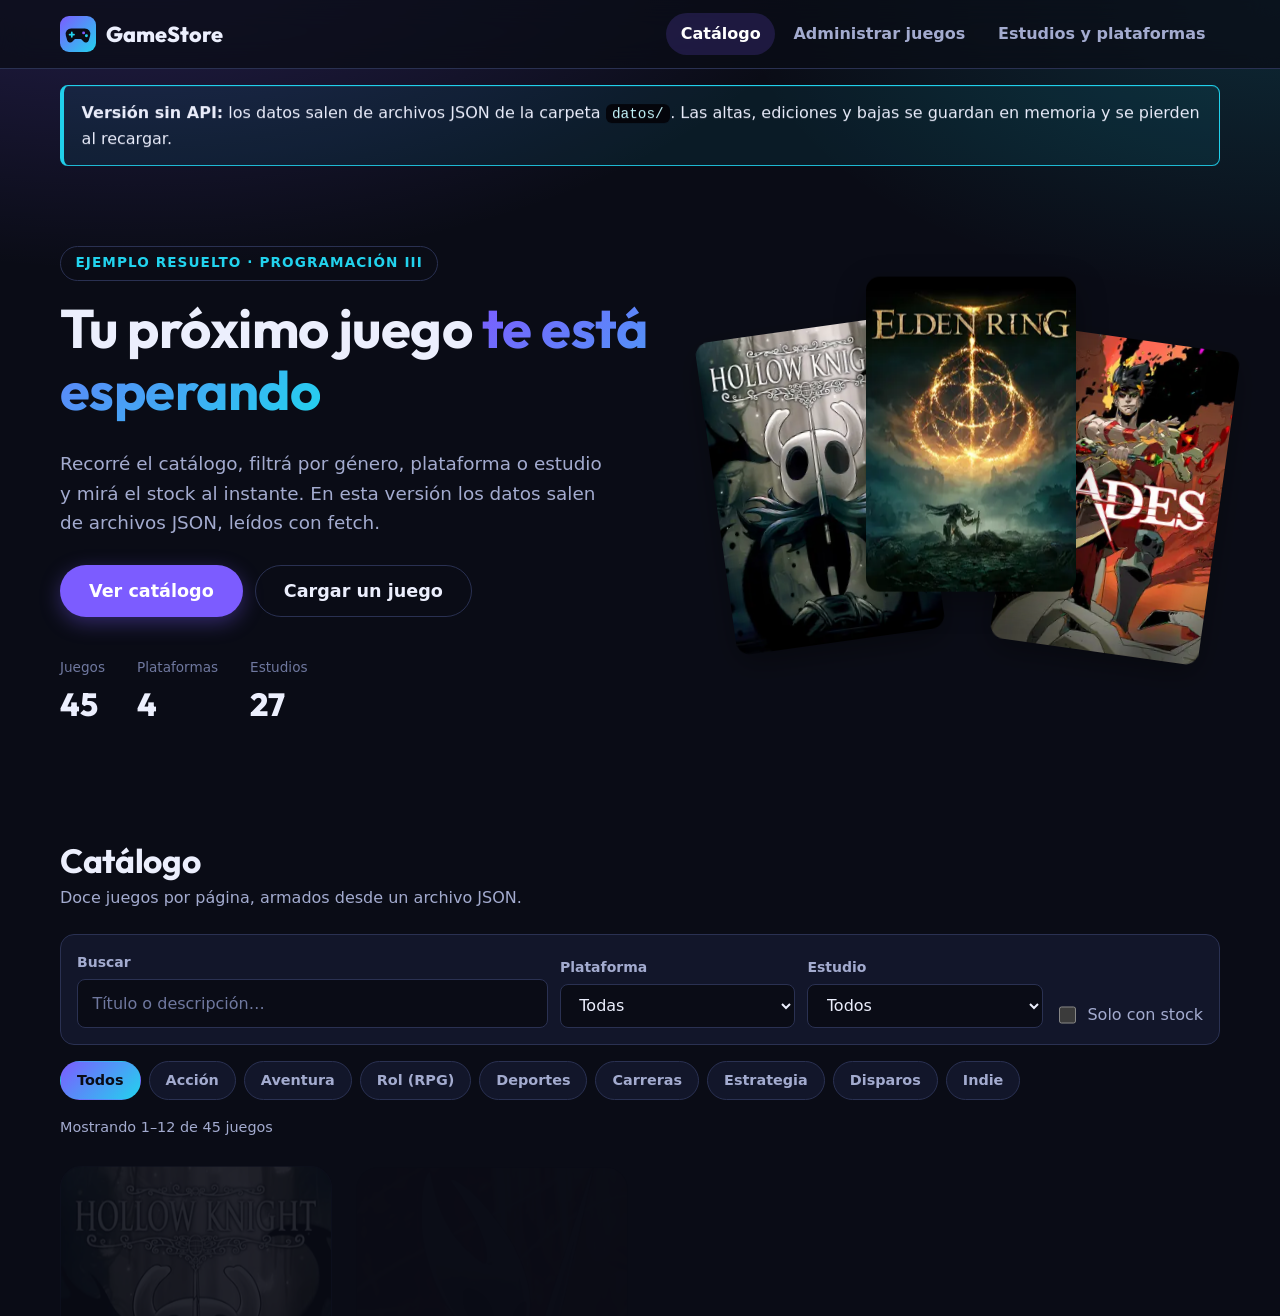
<file: index.html>
<!doctype html>
<html lang="es-AR">
<head>
  <meta charset="utf-8">
  <meta name="viewport" content="width=device-width, initial-scale=1">
  <title>GameStore | Ejemplo resuelto del TPI</title>
  <meta name="description" content="Ejemplo resuelto del TPI de Programación III: web en HTML, CSS y JavaScript que consume datos con fetch.">
  <link rel="canonical" href="https://ramirohualpa.github.io/gamestore-tpi-prog3/web-json/">
  <!-- GitHub Pages no corre Python: se publica la versión que lee archivos JSON -->
  <meta http-equiv="refresh" content="0; url=web-json/">
</head>
<body>
  <p><a href="web-json/">Abrir el ejemplo GameStore</a></p>
</body>
</html>
</file>
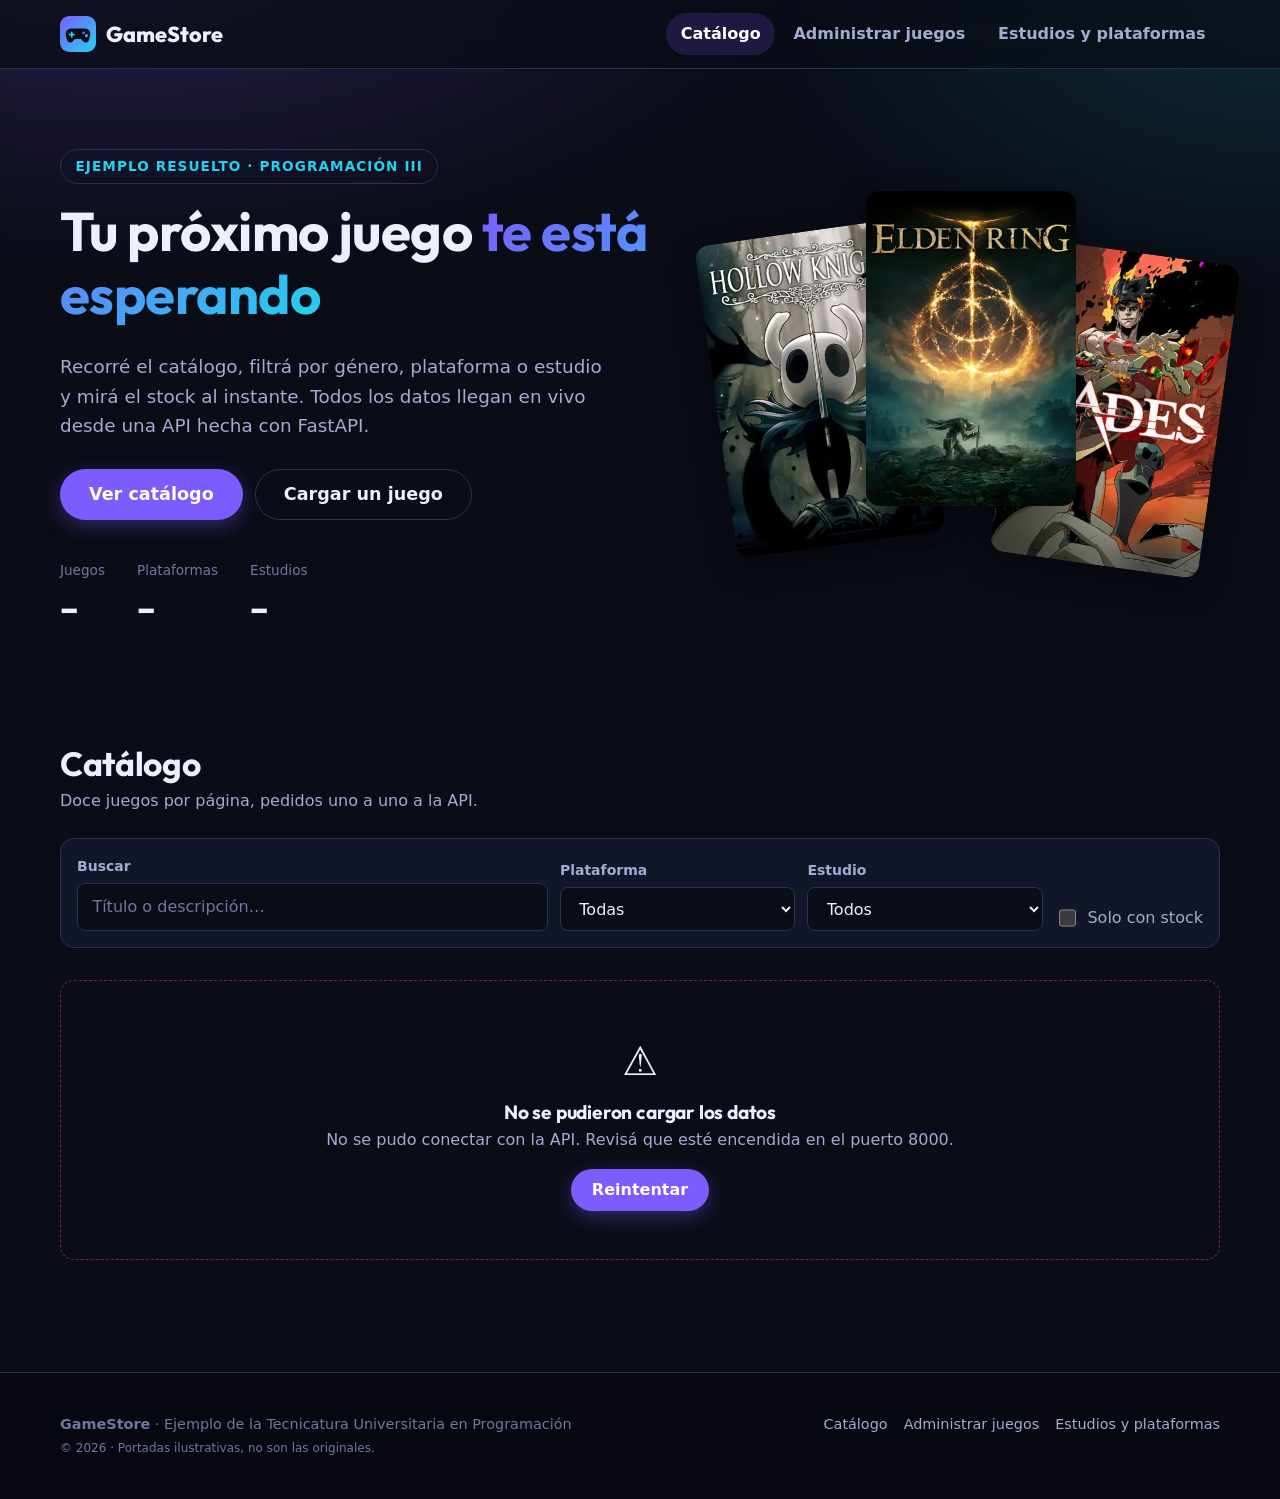
<file: web-api/index.html>
<!doctype html>
<!-- lang: el idioma de la página. Lo usan los buscadores y los lectores de pantalla. -->
<html lang="es-AR">
<head>
  <!-- ===== Lo mínimo de toda página ===== -->
  <meta charset="utf-8">
  <meta name="viewport" content="width=device-width, initial-scale=1">

  <!-- ===== Para los buscadores (SEO) =====
       title: el título azul del resultado de Google (unos 60 caracteres).
       description: el texto gris de abajo (unos 155 caracteres).
       canonical: la dirección "oficial" de la página. Se cambia por el dominio real al publicarla. -->
  <title>GameStore | Videojuegos para PC, PlayStation, Xbox y Switch</title>
  <meta name="description" content="Catálogo de videojuegos de acción, aventura, rol, deportes y estrategia. Filtrá por género, plataforma o estudio y mirá el stock al instante.">
  <meta name="robots" content="index, follow">
  <link rel="canonical" href="https://gamestore.example/">

  <!-- ===== Para compartir en redes (Open Graph y Twitter) ===== -->
  <meta property="og:type" content="website">
  <meta property="og:site_name" content="GameStore">
  <meta property="og:locale" content="es_AR">
  <meta property="og:title" content="GameStore | Videojuegos para todas las plataformas">
  <meta property="og:description" content="Catálogo de videojuegos con filtros por género, plataforma y estudio.">
  <meta property="og:url" content="https://gamestore.example/">
  <meta property="og:image" content="https://gamestore.example/img/compartir.png">
  <meta name="twitter:card" content="summary_large_image">

  <!-- ===== Ícono, color del navegador en el celular y estilos ===== -->
  <link rel="icon" href="img/favicon.svg" type="image/svg+xml">
  <meta name="theme-color" content="#0a0c16">
  <link rel="preconnect" href="https://fonts.googleapis.com">
  <link rel="preconnect" href="https://fonts.gstatic.com" crossorigin>
  <link rel="stylesheet" href="https://fonts.googleapis.com/css2?family=Outfit:wght@600;800&display=swap">
  <link rel="stylesheet" href="css/estilos.css">

  <!-- ===== Datos estructurados (schema.org) =====
       Le cuentan a Google, en un formato que entiende, qué es este sitio. -->
  <script type="application/ld+json">
  {
    "@context": "https://schema.org",
    "@type": "WebSite",
    "name": "GameStore",
    "url": "https://gamestore.example/",
    "inLanguage": "es-AR",
    "potentialAction": {
      "@type": "SearchAction",
      "target": "https://gamestore.example/?q={search_term_string}",
      "query-input": "required name=search_term_string"
    }
  }
  </script>

  <!-- type="module": permite usar import y export. Los módulos se ejecutan
       cuando el HTML ya terminó de cargar, por eso pueden ir en el <head>. -->
  <script type="module" src="js/catalogo.js"></script>
</head>

<body>
  <!-- Enlace para saltar el menú con el teclado (aparece al presionar Tab) -->
  <a class="saltar-al-contenido" href="#contenido">Saltar al contenido</a>

  <!-- ================= ENCABEZADO Y MENÚ ================= -->
  <header class="navbar">
    <div class="contenedor navbar-contenido">
      <a class="navbar-marca" href="index.html" aria-label="GameStore, ir al inicio">
        <img class="navbar-logo" src="img/favicon.svg" alt="" width="36" height="36">
        GameStore
      </a>

      <button class="btn btn-fantasma btn-icono navbar-toggle" type="button"
              aria-controls="menu-principal" aria-expanded="false" aria-label="Abrir menú">☰</button>

      <nav aria-label="Principal">
        <ul class="navbar-menu" id="menu-principal">
          <li><a class="navbar-enlace" href="index.html" aria-current="page">Catálogo</a></li>
          <li><a class="navbar-enlace" href="admin.html">Administrar juegos</a></li>
          <li><a class="navbar-enlace" href="estudios.html">Estudios y plataformas</a></li>
        </ul>
      </nav>
    </div>
  </header>

  <main id="contenido">
    <!-- ================= HERO ================= -->
    <section class="hero" aria-labelledby="titulo-principal">
      <div class="contenedor hero-contenido">
        <div>
          <p class="hero-etiqueta">Ejemplo resuelto · Programación III</p>
          <!-- Un solo <h1> por página: es el tema principal para el buscador -->
          <h1 class="hero-titulo" id="titulo-principal">Tu próximo juego <span>te está esperando</span></h1>
          <p class="hero-texto">
            Recorré el catálogo, filtrá por género, plataforma o estudio y mirá el stock al instante.
            Todos los datos llegan en vivo desde una API hecha con FastAPI.
          </p>
          <div class="hero-acciones">
            <a class="btn btn-primario btn-grande" href="#catalogo">Ver catálogo</a>
            <a class="btn btn-contorno btn-grande" href="admin.html">Cargar un juego</a>
          </div>

          <!-- <dl>: lista de definiciones (término <dt> y valor <dd>) -->
          <dl class="hero-datos">
            <div class="hero-dato"><dt>Juegos</dt><dd id="dato-juegos">–</dd></div>
            <div class="hero-dato"><dt>Plataformas</dt><dd id="dato-plataformas">–</dd></div>
            <div class="hero-dato"><dt>Estudios</dt><dd id="dato-estudios">–</dd></div>
          </dl>
        </div>

        <!-- Imágenes decorativas: alt vacío, el lector de pantalla las saltea -->
        <div class="hero-vitrina" aria-hidden="true">
          <img class="hero-portada" src="img/juegos/hollow-knight.webp" alt="" width="210" height="315">
          <img class="hero-portada" src="img/juegos/elden-ring.webp" alt="" width="210" height="315">
          <img class="hero-portada" src="img/juegos/hades.webp" alt="" width="210" height="315">
        </div>
      </div>
    </section>

    <!-- ================= CATÁLOGO ================= -->
    <section class="seccion" id="catalogo" aria-labelledby="titulo-catalogo">
      <div class="contenedor">
        <div class="seccion-encabezado">
          <div>
            <h2 class="seccion-titulo" id="titulo-catalogo">Catálogo</h2>
            <p class="seccion-subtitulo">Doce juegos por página, pedidos uno a uno a la API.</p>
          </div>
        </div>

        <!-- role="search" marca este formulario como el buscador del sitio -->
        <form class="filtros" id="filtros" role="search" aria-label="Buscar y filtrar juegos">
          <div class="form-grupo mb-0">
            <label class="form-etiqueta" for="q">Buscar</label>
            <input class="form-control" id="q" name="q" type="search" maxlength="50"
                   placeholder="Título o descripción…" autocomplete="off">
          </div>
          <div class="form-grupo mb-0">
            <label class="form-etiqueta" for="plataforma">Plataforma</label>
            <select class="form-select" id="plataforma" name="plataforma">
              <option value="">Todas</option>
            </select>
          </div>
          <div class="form-grupo mb-0">
            <label class="form-etiqueta" for="estudio">Estudio</label>
            <select class="form-select" id="estudio" name="estudio">
              <option value="">Todos</option>
            </select>
          </div>
          <label class="form-check">
            <input type="checkbox" name="stock"> Solo con stock
          </label>
        </form>

        <!-- Los chips de género se crean con JavaScript, con los valores que devuelve la API -->
        <div class="chips" id="chips-genero" role="group" aria-label="Filtrar por género"></div>

        <!-- aria-live: el lector de pantalla anuncia este texto cada vez que cambia -->
        <p class="resultado-info" id="resultado" aria-live="polite"></p>

        <!-- Contenedores VACÍOS: las tarjetas y los mensajes los arma JavaScript -->
        <div class="estado" id="estado-lista" hidden></div>
        <div class="grilla-tarjetas" id="grilla" aria-live="polite"></div>
        <nav class="paginacion" id="paginacion" aria-label="Páginas del catálogo" hidden></nav>
      </div>
    </section>
  </main>

  <!-- ================= PIE ================= -->
  <footer class="pie">
    <div class="contenedor pie-columnas">
      <div>
        <p class="mb-0"><strong>GameStore</strong> · Ejemplo de la Tecnicatura Universitaria en Programación</p>
        <p class="mb-0"><small>&copy; <span id="anio-actual">2026</span> · Portadas ilustrativas, no son las originales.</small></p>
      </div>
      <nav aria-label="Pie de página">
        <ul class="pie-enlaces">
          <li><a href="index.html">Catálogo</a></li>
          <li><a href="admin.html">Administrar juegos</a></li>
          <li><a href="estudios.html">Estudios y plataformas</a></li>
        </ul>
      </nav>
    </div>
  </footer>

  <!-- Acá aparecen los avisos flotantes (toasts) -->
  <div class="toasts" id="toasts" aria-live="polite"></div>

  <noscript>
    <p class="alerta alerta-advertencia contenedor">Esta página necesita JavaScript para mostrar el catálogo.</p>
  </noscript>
</body>
</html>
</file>
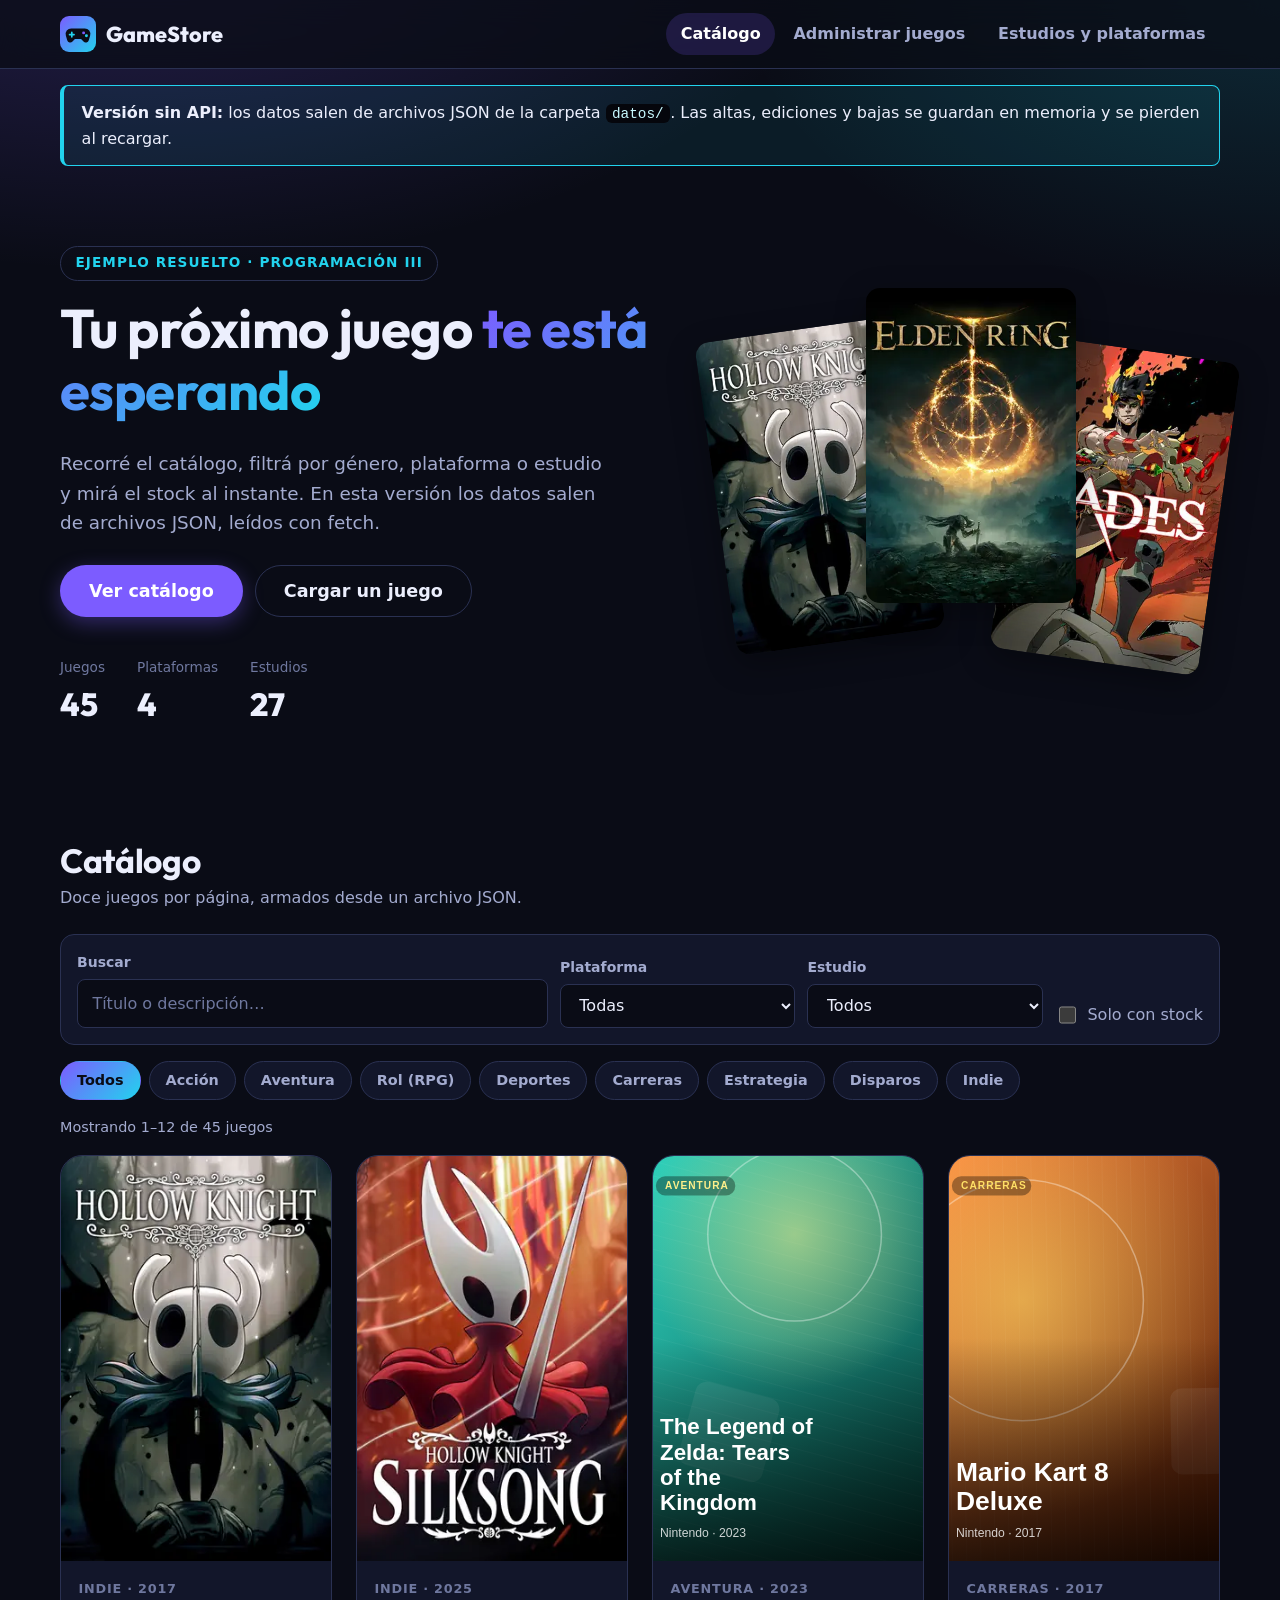
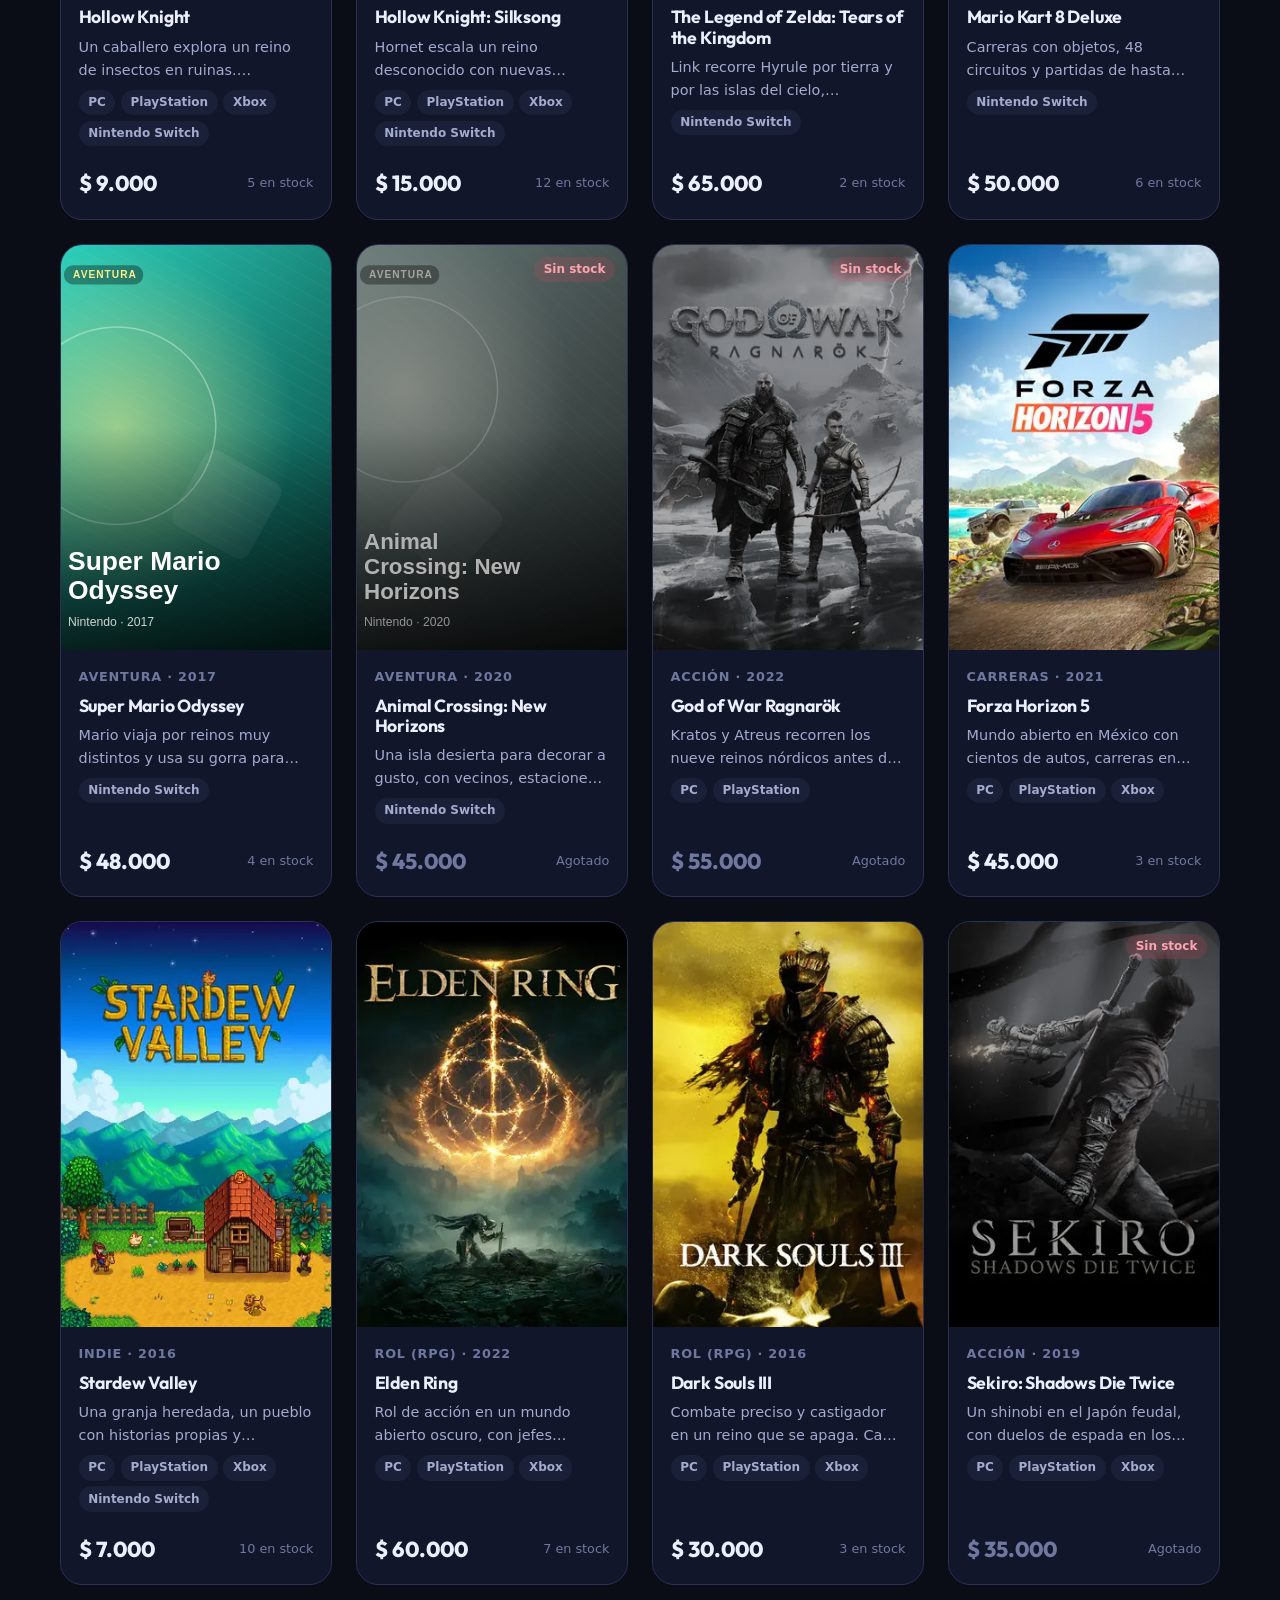
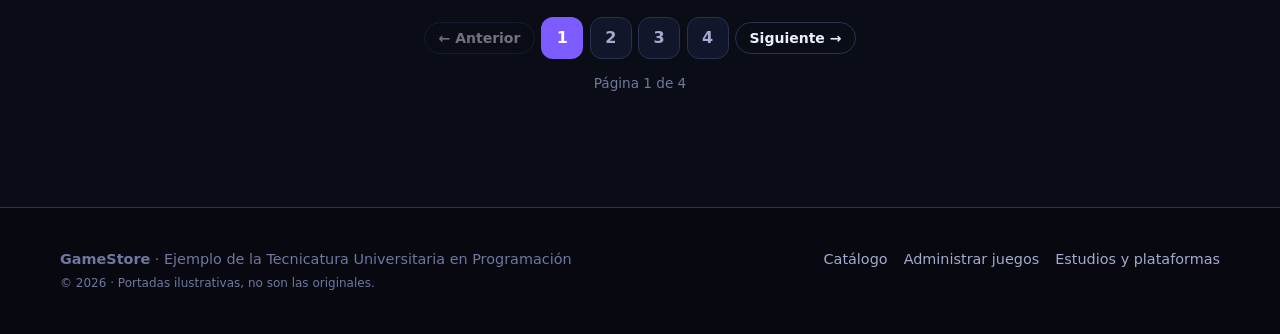
<file: web-json/index.html>
<!doctype html>
<!-- lang: el idioma de la página. Lo usan los buscadores y los lectores de pantalla. -->
<html lang="es-AR">
<head>
  <!-- ===== Lo mínimo de toda página ===== -->
  <meta charset="utf-8">
  <meta name="viewport" content="width=device-width, initial-scale=1">

  <!-- ===== Para los buscadores (SEO) =====
       title: el título azul del resultado de Google (unos 60 caracteres).
       description: el texto gris de abajo (unos 155 caracteres).
       canonical: la dirección "oficial" de la página. Se cambia por el dominio real al publicarla. -->
  <title>GameStore | Videojuegos para PC, PlayStation, Xbox y Switch</title>
  <meta name="description" content="Catálogo de videojuegos de acción, aventura, rol, deportes y estrategia. Filtrá por género, plataforma o estudio y mirá el stock al instante.">
  <meta name="robots" content="index, follow">
  <link rel="canonical" href="https://ramirohualpa.github.io/gamestore-tpi-prog3/web-json/">

  <!-- ===== Para compartir en redes (Open Graph y Twitter) ===== -->
  <meta property="og:type" content="website">
  <meta property="og:site_name" content="GameStore">
  <meta property="og:locale" content="es_AR">
  <meta property="og:title" content="GameStore | Videojuegos para todas las plataformas">
  <meta property="og:description" content="Catálogo de videojuegos con filtros por género, plataforma y estudio.">
  <meta property="og:url" content="https://ramirohualpa.github.io/gamestore-tpi-prog3/web-json/">
  <meta property="og:image" content="https://ramirohualpa.github.io/gamestore-tpi-prog3/web-json/img/compartir.png">
  <meta name="twitter:card" content="summary_large_image">

  <!-- ===== Ícono, color del navegador en el celular y estilos ===== -->
  <link rel="icon" href="img/favicon.svg" type="image/svg+xml">
  <meta name="theme-color" content="#0a0c16">
  <link rel="preconnect" href="https://fonts.googleapis.com">
  <link rel="preconnect" href="https://fonts.gstatic.com" crossorigin>
  <link rel="stylesheet" href="https://fonts.googleapis.com/css2?family=Outfit:wght@600;800&display=swap">
  <link rel="stylesheet" href="css/estilos.css">

  <!-- ===== Datos estructurados (schema.org) =====
       Le cuentan a Google, en un formato que entiende, qué es este sitio. -->
  <script type="application/ld+json">
  {
    "@context": "https://schema.org",
    "@type": "WebSite",
    "name": "GameStore",
    "url": "https://ramirohualpa.github.io/gamestore-tpi-prog3/web-json/",
    "inLanguage": "es-AR",
    "potentialAction": {
      "@type": "SearchAction",
      "target": "https://ramirohualpa.github.io/gamestore-tpi-prog3/web-json/?q={search_term_string}",
      "query-input": "required name=search_term_string"
    }
  }
  </script>

  <!-- type="module": permite usar import y export. Los módulos se ejecutan
       cuando el HTML ya terminó de cargar, por eso pueden ir en el <head>. -->
  <script type="module" src="js/catalogo.js"></script>
</head>

<body>
  <!-- Enlace para saltar el menú con el teclado (aparece al presionar Tab) -->
  <a class="saltar-al-contenido" href="#contenido">Saltar al contenido</a>

  <!-- ================= ENCABEZADO Y MENÚ ================= -->
  <header class="navbar">
    <div class="contenedor navbar-contenido">
      <a class="navbar-marca" href="index.html" aria-label="GameStore, ir al inicio">
        <img class="navbar-logo" src="img/favicon.svg" alt="" width="36" height="36">
        GameStore
      </a>

      <button class="btn btn-fantasma btn-icono navbar-toggle" type="button"
              aria-controls="menu-principal" aria-expanded="false" aria-label="Abrir menú">☰</button>

      <nav aria-label="Principal">
        <ul class="navbar-menu" id="menu-principal">
          <li><a class="navbar-enlace" href="index.html" aria-current="page">Catálogo</a></li>
          <li><a class="navbar-enlace" href="admin.html">Administrar juegos</a></li>
          <li><a class="navbar-enlace" href="estudios.html">Estudios y plataformas</a></li>
        </ul>
      </nav>
    </div>
  </header>

  <!-- Solo en esta versión: avisa que no hay API ni base de datos -->
  <div class="contenedor mt-2">
    <p class="alerta alerta-info mb-0"><strong>Versión sin API:</strong> los datos salen de archivos JSON de la carpeta <code>datos/</code>. Las altas, ediciones y bajas se guardan en memoria y se pierden al recargar.</p>
  </div>

  <main id="contenido">
    <!-- ================= HERO ================= -->
    <section class="hero" aria-labelledby="titulo-principal">
      <div class="contenedor hero-contenido">
        <div>
          <p class="hero-etiqueta">Ejemplo resuelto · Programación III</p>
          <!-- Un solo <h1> por página: es el tema principal para el buscador -->
          <h1 class="hero-titulo" id="titulo-principal">Tu próximo juego <span>te está esperando</span></h1>
          <p class="hero-texto">
            Recorré el catálogo, filtrá por género, plataforma o estudio y mirá el stock al instante.
            En esta versión los datos salen de archivos JSON, leídos con fetch.
          </p>
          <div class="hero-acciones">
            <a class="btn btn-primario btn-grande" href="#catalogo">Ver catálogo</a>
            <a class="btn btn-contorno btn-grande" href="admin.html">Cargar un juego</a>
          </div>

          <!-- <dl>: lista de definiciones (término <dt> y valor <dd>) -->
          <dl class="hero-datos">
            <div class="hero-dato"><dt>Juegos</dt><dd id="dato-juegos">–</dd></div>
            <div class="hero-dato"><dt>Plataformas</dt><dd id="dato-plataformas">–</dd></div>
            <div class="hero-dato"><dt>Estudios</dt><dd id="dato-estudios">–</dd></div>
          </dl>
        </div>

        <!-- Imágenes decorativas: alt vacío, el lector de pantalla las saltea -->
        <div class="hero-vitrina" aria-hidden="true">
          <img class="hero-portada" src="img/juegos/hollow-knight.webp" alt="" width="210" height="315">
          <img class="hero-portada" src="img/juegos/elden-ring.webp" alt="" width="210" height="315">
          <img class="hero-portada" src="img/juegos/hades.webp" alt="" width="210" height="315">
        </div>
      </div>
    </section>

    <!-- ================= CATÁLOGO ================= -->
    <section class="seccion" id="catalogo" aria-labelledby="titulo-catalogo">
      <div class="contenedor">
        <div class="seccion-encabezado">
          <div>
            <h2 class="seccion-titulo" id="titulo-catalogo">Catálogo</h2>
            <p class="seccion-subtitulo">Doce juegos por página, armados desde un archivo JSON.</p>
          </div>
        </div>

        <!-- role="search" marca este formulario como el buscador del sitio -->
        <form class="filtros" id="filtros" role="search" aria-label="Buscar y filtrar juegos">
          <div class="form-grupo mb-0">
            <label class="form-etiqueta" for="q">Buscar</label>
            <input class="form-control" id="q" name="q" type="search" maxlength="50"
                   placeholder="Título o descripción…" autocomplete="off">
          </div>
          <div class="form-grupo mb-0">
            <label class="form-etiqueta" for="plataforma">Plataforma</label>
            <select class="form-select" id="plataforma" name="plataforma">
              <option value="">Todas</option>
            </select>
          </div>
          <div class="form-grupo mb-0">
            <label class="form-etiqueta" for="estudio">Estudio</label>
            <select class="form-select" id="estudio" name="estudio">
              <option value="">Todos</option>
            </select>
          </div>
          <label class="form-check">
            <input type="checkbox" name="stock"> Solo con stock
          </label>
        </form>

        <!-- Los chips de género se crean con JavaScript, con los valores que devuelve la API -->
        <div class="chips" id="chips-genero" role="group" aria-label="Filtrar por género"></div>

        <!-- aria-live: el lector de pantalla anuncia este texto cada vez que cambia -->
        <p class="resultado-info" id="resultado" aria-live="polite"></p>

        <!-- Contenedores VACÍOS: las tarjetas y los mensajes los arma JavaScript -->
        <div class="estado" id="estado-lista" hidden></div>
        <div class="grilla-tarjetas" id="grilla" aria-live="polite"></div>
        <nav class="paginacion" id="paginacion" aria-label="Páginas del catálogo" hidden></nav>
      </div>
    </section>
  </main>

  <!-- ================= PIE ================= -->
  <footer class="pie">
    <div class="contenedor pie-columnas">
      <div>
        <p class="mb-0"><strong>GameStore</strong> · Ejemplo de la Tecnicatura Universitaria en Programación</p>
        <p class="mb-0"><small>&copy; <span id="anio-actual">2026</span> · Portadas ilustrativas, no son las originales.</small></p>
      </div>
      <nav aria-label="Pie de página">
        <ul class="pie-enlaces">
          <li><a href="index.html">Catálogo</a></li>
          <li><a href="admin.html">Administrar juegos</a></li>
          <li><a href="estudios.html">Estudios y plataformas</a></li>
        </ul>
      </nav>
    </div>
  </footer>

  <!-- Acá aparecen los avisos flotantes (toasts) -->
  <div class="toasts" id="toasts" aria-live="polite"></div>

  <noscript>
    <p class="alerta alerta-advertencia contenedor">Esta página necesita JavaScript para mostrar el catálogo.</p>
  </noscript>
</body>
</html>
</file>
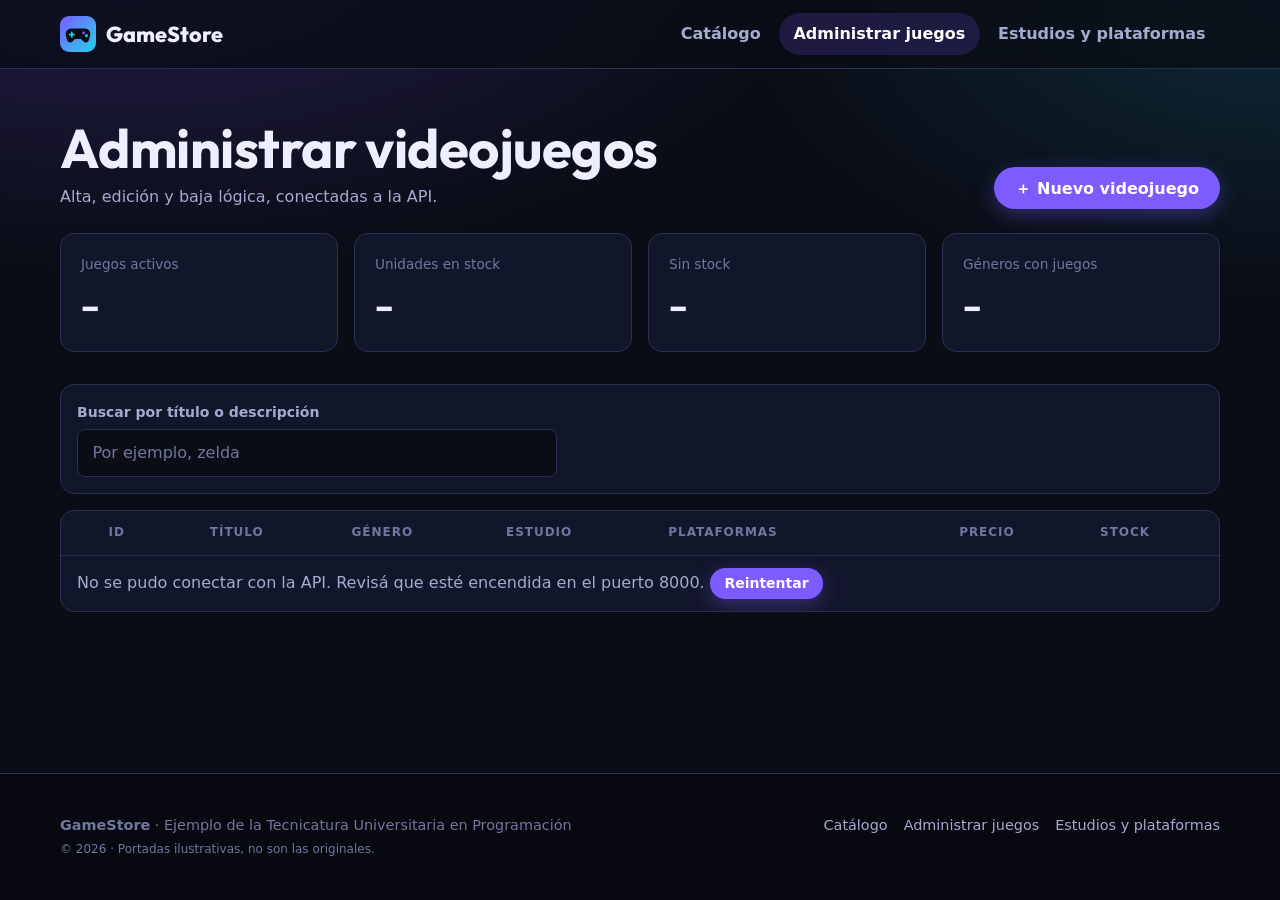
<file: web-api/admin.html>
<!doctype html>
<html lang="es-AR">
<head>
  <meta charset="utf-8">
  <meta name="viewport" content="width=device-width, initial-scale=1">
  <title>Administrar videojuegos | GameStore</title>
  <meta name="description" content="Panel para cargar, editar y dar de baja los videojuegos del catálogo.">
  <!-- Las páginas de administración NO se indexan: el buscador no las muestra ni sigue sus enlaces -->
  <meta name="robots" content="noindex, nofollow">

  <link rel="icon" href="img/favicon.svg" type="image/svg+xml">
  <meta name="theme-color" content="#0a0c16">
  <link rel="preconnect" href="https://fonts.googleapis.com">
  <link rel="preconnect" href="https://fonts.gstatic.com" crossorigin>
  <link rel="stylesheet" href="https://fonts.googleapis.com/css2?family=Outfit:wght@600;800&display=swap">
  <link rel="stylesheet" href="css/estilos.css">

  <script type="module" src="js/admin-juegos.js"></script>
</head>

<body>
  <a class="saltar-al-contenido" href="#contenido">Saltar al contenido</a>

  <header class="navbar">
    <div class="contenedor navbar-contenido">
      <a class="navbar-marca" href="index.html" aria-label="GameStore, ir al inicio">
        <img class="navbar-logo" src="img/favicon.svg" alt="" width="36" height="36">
        GameStore
      </a>
      <button class="btn btn-fantasma btn-icono navbar-toggle" type="button"
              aria-controls="menu-principal" aria-expanded="false" aria-label="Abrir menú">☰</button>
      <nav aria-label="Principal">
        <ul class="navbar-menu" id="menu-principal">
          <li><a class="navbar-enlace" href="index.html">Catálogo</a></li>
          <li><a class="navbar-enlace" href="admin.html" aria-current="page">Administrar juegos</a></li>
          <li><a class="navbar-enlace" href="estudios.html">Estudios y plataformas</a></li>
        </ul>
      </nav>
    </div>
  </header>

  <main id="contenido" class="seccion">
    <div class="contenedor">
      <div class="seccion-encabezado">
        <div>
          <h1 class="seccion-titulo">Administrar videojuegos</h1>
          <p class="seccion-subtitulo">Alta, edición y baja lógica, conectadas a la API.</p>
        </div>
        <button class="btn btn-primario" id="boton-nuevo" type="button">＋ Nuevo videojuego</button>
      </div>

      <!-- Métricas que llegan de GET /videojuegos/resumen -->
      <dl class="metricas" aria-label="Resumen del catálogo">
        <div class="metrica"><dt>Juegos activos</dt><dd id="metrica-activos">–</dd></div>
        <div class="metrica"><dt>Unidades en stock</dt><dd id="metrica-unidades">–</dd></div>
        <div class="metrica"><dt>Sin stock</dt><dd id="metrica-sin-stock">–</dd></div>
        <div class="metrica"><dt>Géneros con juegos</dt><dd id="metrica-generos">–</dd></div>
      </dl>

      <form class="filtros barra-simple" id="buscador" role="search" aria-label="Buscar en la tabla">
        <div class="form-grupo mb-0">
          <label class="form-etiqueta" for="buscar">Buscar por título o descripción</label>
          <input class="form-control" id="buscar" name="q" type="search" maxlength="50" autocomplete="off"
                 placeholder="Por ejemplo, zelda">
        </div>
      </form>

      <!-- La tabla tiene el encabezado escrito en el HTML; las filas las arma JavaScript -->
      <div class="tabla-contenedor">
        <table class="tabla">
          <caption class="oculto-visual">Videojuegos activos, diez por página</caption>
          <thead>
            <tr>
              <th scope="col" class="numero">ID</th>
              <th scope="col"><span class="oculto-visual">Portada</span></th>
              <th scope="col">Título</th>
              <th scope="col">Género</th>
              <th scope="col">Estudio</th>
              <th scope="col">Plataformas</th>
              <th scope="col" class="numero">Precio</th>
              <th scope="col" class="numero">Stock</th>
              <th scope="col"><span class="oculto-visual">Acciones</span></th>
            </tr>
          </thead>
          <tbody id="cuerpo-tabla"></tbody>
        </table>
      </div>
      <nav class="paginacion" id="paginacion" aria-label="Páginas de la tabla" hidden></nav>

      <!-- Panel didáctico: el JSON que se envió y el que devolvió la API -->
      <details class="panel-json" id="panel-json" hidden>
        <summary>Último envío: el JSON que viajó y el que volvió</summary>
        <div class="panel-json-cuerpo">
          <p class="texto-suave">Pedido: <code id="json-ruta"></code></p>
          <div class="grilla-dos">
            <section aria-labelledby="titulo-enviado">
              <h2 class="h-chico" id="titulo-enviado">Enviado (lo que espera el schema de entrada)</h2>
              <pre class="codigo" id="json-enviado"></pre>
            </section>
            <section aria-labelledby="titulo-recibido">
              <h2 class="h-chico" id="titulo-recibido">Recibido (VideojuegoPublic, sin costo_proveedor)</h2>
              <pre class="codigo" id="json-recibido"></pre>
            </section>
          </div>
        </div>
      </details>
    </div>
  </main>

  <footer class="pie">
    <div class="contenedor pie-columnas">
      <div>
        <p class="mb-0"><strong>GameStore</strong> · Ejemplo de la Tecnicatura Universitaria en Programación</p>
        <p class="mb-0"><small>&copy; <span id="anio-actual">2026</span> · Portadas ilustrativas, no son las originales.</small></p>
      </div>
      <nav aria-label="Pie de página">
        <ul class="pie-enlaces">
          <li><a href="index.html">Catálogo</a></li>
          <li><a href="admin.html">Administrar juegos</a></li>
          <li><a href="estudios.html">Estudios y plataformas</a></li>
        </ul>
      </nav>
    </div>
  </footer>

  <!-- ================= MODAL DEL FORMULARIO =================
       <dialog> es una ventana modal nativa: se abre con showModal() y se cierra con close().
       El formulario NO lleva novalidate: el navegador controla required, minlength, min y max. -->
  <dialog class="modal" id="modal-juego" aria-labelledby="titulo-modal">
    <form id="form-juego">
      <header class="modal-encabezado">
        <h2 class="modal-titulo" id="titulo-modal">Nuevo videojuego</h2>
        <button class="btn btn-fantasma btn-icono" id="boton-cerrar" type="button" aria-label="Cerrar">✕</button>
      </header>

      <div class="modal-cuerpo">
        <div id="alerta-formulario" hidden></div>

        <div class="form-grupo">
          <label class="form-etiqueta" for="titulo">Título <span class="requerido" aria-hidden="true">*</span></label>
          <input class="form-control" id="titulo" name="titulo" type="text" required minlength="2" maxlength="80"
                 placeholder="Por ejemplo, Hollow Knight">
          <p class="form-error" data-error-de="titulo" hidden></p>
        </div>

        <div class="form-grupo">
          <label class="form-etiqueta" for="descripcion">Descripción <span class="requerido" aria-hidden="true">*</span></label>
          <textarea class="form-control" id="descripcion" name="descripcion" required minlength="10" maxlength="300"
                    aria-describedby="contador-descripcion"></textarea>
          <p class="form-ayuda" id="contador-descripcion">0 / 300</p>
          <p class="form-error" data-error-de="descripcion" hidden></p>
        </div>

        <div class="form-fila">
          <div class="form-grupo">
            <label class="form-etiqueta" for="genero">Género <span class="requerido" aria-hidden="true">*</span></label>
            <select class="form-select" id="genero" name="genero" required>
              <option value="">Elegí un género</option>
            </select>
            <p class="form-error" data-error-de="genero" hidden></p>
          </div>
          <div class="form-grupo">
            <label class="form-etiqueta" for="estudio_id">Estudio <span class="requerido" aria-hidden="true">*</span></label>
            <select class="form-select" id="estudio_id" name="estudio_id" required>
              <option value="">Elegí un estudio</option>
            </select>
            <p class="form-error" data-error-de="estudio_id" hidden></p>
          </div>
        </div>

        <div class="form-fila">
          <div class="form-grupo">
            <label class="form-etiqueta" for="precio">Precio de venta <span class="requerido" aria-hidden="true">*</span></label>
            <input class="form-control" id="precio" name="precio" type="number" required min="0.01" max="500000" step="0.01">
            <p class="form-error" data-error-de="precio" hidden></p>
          </div>
          <div class="form-grupo">
            <label class="form-etiqueta" for="costo_proveedor">Costo del proveedor</label>
            <input class="form-control" id="costo_proveedor" name="costo_proveedor" type="number" min="0.01" step="0.01"
                   aria-describedby="ayuda-costo">
            <p class="form-ayuda" id="ayuda-costo"></p>
            <p class="form-error" data-error-de="costo_proveedor" hidden></p>
          </div>
        </div>

        <div class="form-fila">
          <div class="form-grupo">
            <label class="form-etiqueta" for="stock">Stock <span class="requerido" aria-hidden="true">*</span></label>
            <input class="form-control" id="stock" name="stock" type="number" required min="0" max="9999" step="1" value="0">
            <p class="form-error" data-error-de="stock" hidden></p>
          </div>
          <div class="form-grupo">
            <label class="form-etiqueta" for="anio_lanzamiento">Año de lanzamiento <span class="requerido" aria-hidden="true">*</span></label>
            <input class="form-control" id="anio_lanzamiento" name="anio_lanzamiento" type="number" required
                   min="1980" max="2030" step="1">
            <p class="form-error" data-error-de="anio_lanzamiento" hidden></p>
          </div>
        </div>

        <div class="campo-con-vista">
          <div>
            <div class="form-grupo">
              <label class="form-etiqueta" for="imagen_url">Imagen propia (opcional)</label>
              <input class="form-control" id="imagen_url" name="imagen_url" type="text" maxlength="255"
                     placeholder="img/juegos/hades.webp" aria-describedby="ayuda-imagen">
              <p class="form-ayuda" id="ayuda-imagen">Archivo comprimido dentro de la carpeta web (o una dirección https).</p>
              <p class="form-error" data-error-de="imagen_url" hidden></p>
            </div>
            <div class="form-grupo">
              <label class="form-etiqueta" for="imagen_respaldo_url">Imagen de respaldo en internet (opcional)</label>
              <input class="form-control" id="imagen_respaldo_url" name="imagen_respaldo_url" type="url" maxlength="255"
                     placeholder="https://…" aria-describedby="ayuda-respaldo">
              <p class="form-ayuda" id="ayuda-respaldo">Se usa si la propia no carga en 3 segundos.</p>
              <p class="form-error" data-error-de="imagen_respaldo_url" hidden></p>
            </div>
          </div>
          <div class="vista-previa" id="vista-previa" aria-label="Vista previa de la imagen"></div>
        </div>

        <!-- <fieldset> agrupa controles relacionados; <legend> es su título -->
        <fieldset class="form-casillas" id="casillas-plataformas">
          <legend>Plataformas</legend>
        </fieldset>
      </div>

      <footer class="modal-pie">
        <button class="btn btn-fantasma" id="boton-cancelar" type="button">Cancelar</button>
        <button class="btn btn-primario" id="boton-guardar" type="submit">Crear videojuego</button>
      </footer>
    </form>
  </dialog>

  <!-- ================= DIÁLOGO DE CONFIRMACIÓN (reemplaza a confirm) ================= -->
  <dialog class="modal modal-chico" id="dialogo-confirmar" aria-labelledby="titulo-confirmar">
    <form method="dialog">
      <header class="modal-encabezado">
        <h2 class="modal-titulo" id="titulo-confirmar" data-titulo>Confirmar</h2>
      </header>
      <div class="modal-cuerpo">
        <p class="mb-0" data-mensaje></p>
      </div>
      <footer class="modal-pie">
        <button class="btn btn-fantasma" value="no" data-cancelar>Cancelar</button>
        <button class="btn btn-peligro" value="si" data-confirmar>Confirmar</button>
      </footer>
    </form>
  </dialog>

  <div class="toasts" id="toasts" aria-live="polite"></div>
</body>
</html>
</file>
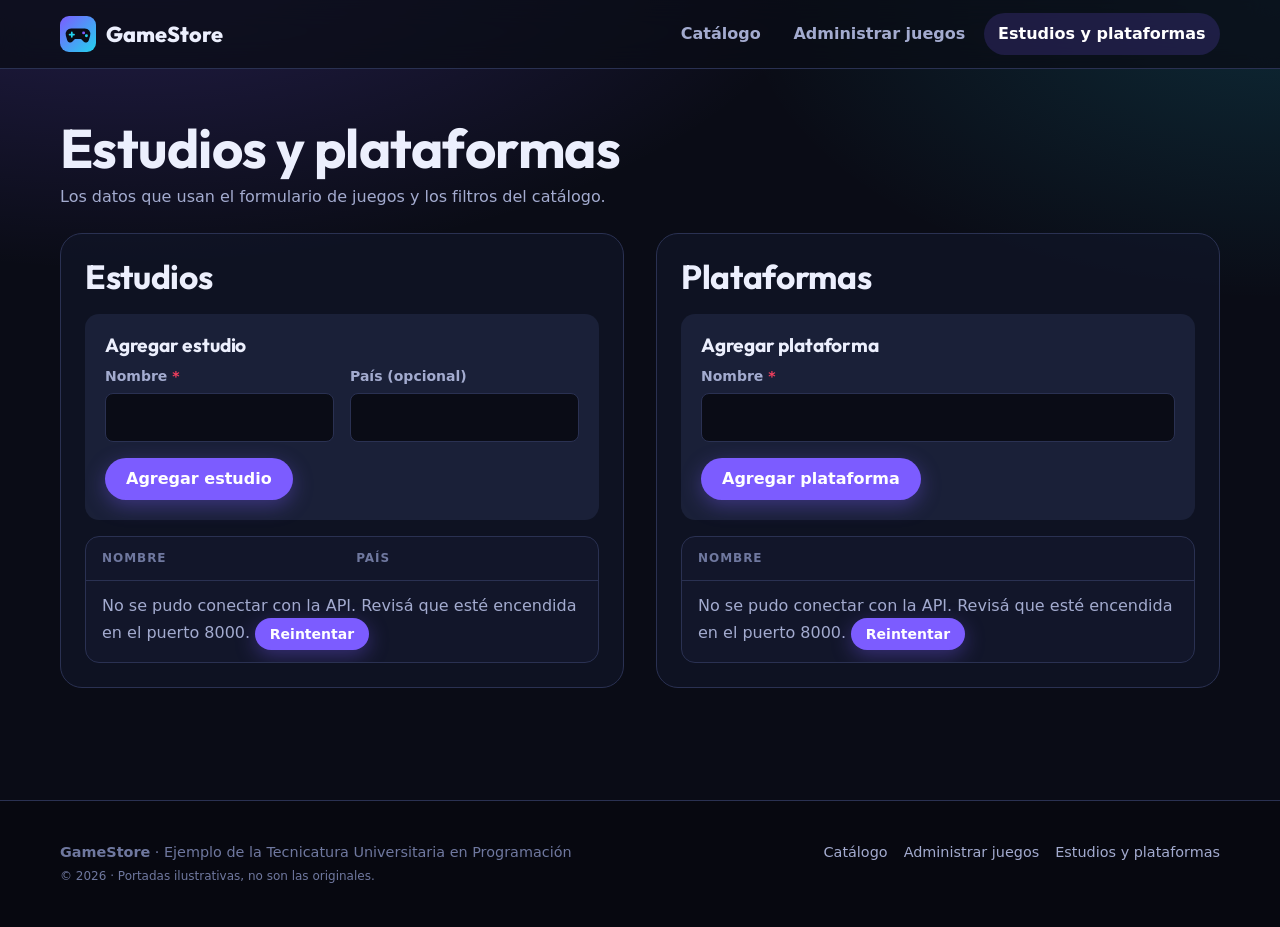
<file: web-api/estudios.html>
<!doctype html>
<html lang="es-AR">
<head>
  <meta charset="utf-8">
  <meta name="viewport" content="width=device-width, initial-scale=1">
  <title>Estudios y plataformas | GameStore</title>
  <meta name="description" content="Panel para administrar los estudios y las plataformas del catálogo.">
  <meta name="robots" content="noindex, nofollow">

  <link rel="icon" href="img/favicon.svg" type="image/svg+xml">
  <meta name="theme-color" content="#0a0c16">
  <link rel="preconnect" href="https://fonts.googleapis.com">
  <link rel="preconnect" href="https://fonts.gstatic.com" crossorigin>
  <link rel="stylesheet" href="https://fonts.googleapis.com/css2?family=Outfit:wght@600;800&display=swap">
  <link rel="stylesheet" href="css/estilos.css">

  <script type="module" src="js/admin-estudios.js"></script>
</head>

<body>
  <a class="saltar-al-contenido" href="#contenido">Saltar al contenido</a>

  <header class="navbar">
    <div class="contenedor navbar-contenido">
      <a class="navbar-marca" href="index.html" aria-label="GameStore, ir al inicio">
        <img class="navbar-logo" src="img/favicon.svg" alt="" width="36" height="36">
        GameStore
      </a>
      <button class="btn btn-fantasma btn-icono navbar-toggle" type="button"
              aria-controls="menu-principal" aria-expanded="false" aria-label="Abrir menú">☰</button>
      <nav aria-label="Principal">
        <ul class="navbar-menu" id="menu-principal">
          <li><a class="navbar-enlace" href="index.html">Catálogo</a></li>
          <li><a class="navbar-enlace" href="admin.html">Administrar juegos</a></li>
          <li><a class="navbar-enlace" href="estudios.html" aria-current="page">Estudios y plataformas</a></li>
        </ul>
      </nav>
    </div>
  </header>

  <main id="contenido" class="seccion">
    <div class="contenedor">
      <div class="seccion-encabezado">
        <div>
          <h1 class="seccion-titulo">Estudios y plataformas</h1>
          <p class="seccion-subtitulo">Los datos que usan el formulario de juegos y los filtros del catálogo.</p>
        </div>
      </div>

      <div class="grilla-dos">
        <!-- ===== Estudios ===== -->
        <section class="panel" aria-labelledby="titulo-estudios">
          <h2 id="titulo-estudios">Estudios</h2>

          <form class="panel-form" id="form-estudio" aria-labelledby="titulo-form-estudio">
            <h3 id="titulo-form-estudio">Agregar estudio</h3>
            <div id="alerta-estudio" hidden></div>
            <div class="form-fila">
              <div class="form-grupo">
                <label class="form-etiqueta" for="estudio-nombre">Nombre <span class="requerido" aria-hidden="true">*</span></label>
                <input class="form-control" id="estudio-nombre" name="nombre" type="text" required minlength="2" maxlength="60">
                <p class="form-error" data-error-de="nombre" hidden></p>
              </div>
              <div class="form-grupo">
                <label class="form-etiqueta" for="estudio-pais">País (opcional)</label>
                <input class="form-control" id="estudio-pais" name="pais" type="text" maxlength="40">
                <p class="form-error" data-error-de="pais" hidden></p>
              </div>
            </div>
            <div class="d-flex gap-1">
              <button class="btn btn-primario" id="boton-estudio" type="submit">Agregar estudio</button>
              <button class="btn btn-fantasma" id="cancelar-edicion" type="button" hidden>Cancelar edición</button>
            </div>
          </form>

          <div class="tabla-contenedor mt-2">
            <table class="tabla tabla-compacta">
              <caption class="oculto-visual">Estudios activos</caption>
              <thead>
                <tr>
                  <th scope="col">Nombre</th>
                  <th scope="col">País</th>
                  <th scope="col"><span class="oculto-visual">Acciones</span></th>
                </tr>
              </thead>
              <tbody id="cuerpo-estudios"></tbody>
            </table>
          </div>
        </section>

        <!-- ===== Plataformas ===== -->
        <section class="panel" aria-labelledby="titulo-plataformas">
          <h2 id="titulo-plataformas">Plataformas</h2>

          <form class="panel-form" id="form-plataforma">
            <h3>Agregar plataforma</h3>
            <div id="alerta-plataforma" hidden></div>
            <div class="form-grupo">
              <label class="form-etiqueta" for="plataforma-nombre">Nombre <span class="requerido" aria-hidden="true">*</span></label>
              <input class="form-control" id="plataforma-nombre" name="nombre" type="text" required minlength="2" maxlength="30">
              <p class="form-error" data-error-de="nombre" hidden></p>
            </div>
            <button class="btn btn-primario" type="submit">Agregar plataforma</button>
          </form>

          <div class="tabla-contenedor mt-2">
            <table class="tabla tabla-compacta">
              <caption class="oculto-visual">Plataformas</caption>
              <thead>
                <tr>
                  <th scope="col">Nombre</th>
                  <th scope="col"><span class="oculto-visual">Acciones</span></th>
                </tr>
              </thead>
              <tbody id="cuerpo-plataformas"></tbody>
            </table>
          </div>
        </section>
      </div>
    </div>
  </main>

  <footer class="pie">
    <div class="contenedor pie-columnas">
      <div>
        <p class="mb-0"><strong>GameStore</strong> · Ejemplo de la Tecnicatura Universitaria en Programación</p>
        <p class="mb-0"><small>&copy; <span id="anio-actual">2026</span> · Portadas ilustrativas, no son las originales.</small></p>
      </div>
      <nav aria-label="Pie de página">
        <ul class="pie-enlaces">
          <li><a href="index.html">Catálogo</a></li>
          <li><a href="admin.html">Administrar juegos</a></li>
          <li><a href="estudios.html">Estudios y plataformas</a></li>
        </ul>
      </nav>
    </div>
  </footer>

  <dialog class="modal modal-chico" id="dialogo-confirmar" aria-labelledby="titulo-confirmar">
    <form method="dialog">
      <header class="modal-encabezado">
        <h2 class="modal-titulo" id="titulo-confirmar" data-titulo>Confirmar</h2>
      </header>
      <div class="modal-cuerpo">
        <p class="mb-0" data-mensaje></p>
      </div>
      <footer class="modal-pie">
        <button class="btn btn-fantasma" value="no" data-cancelar>Cancelar</button>
        <button class="btn btn-peligro" value="si" data-confirmar>Confirmar</button>
      </footer>
    </form>
  </dialog>

  <div class="toasts" id="toasts" aria-live="polite"></div>
</body>
</html>
</file>
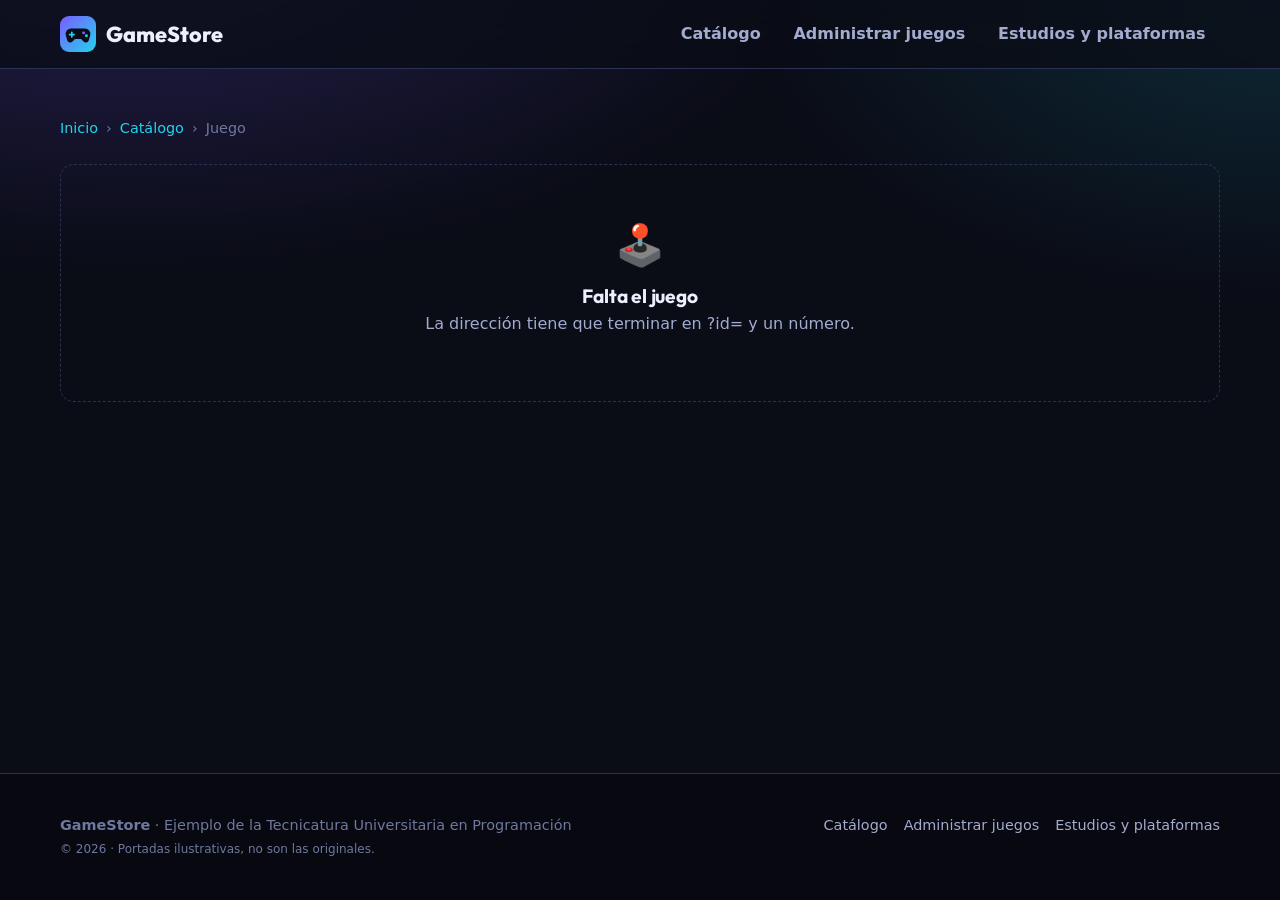
<file: web-api/juego.html>
<!doctype html>
<html lang="es-AR">
<head>
  <meta charset="utf-8">
  <meta name="viewport" content="width=device-width, initial-scale=1">

  <!-- Valores iniciales: detalle.js los reemplaza con los datos del juego -->
  <title>Detalle del juego | GameStore</title>
  <meta name="description" content="Ficha del videojuego: descripción, precio, stock, estudio y plataformas.">
  <meta name="robots" content="index, follow">
  <link rel="canonical" href="https://gamestore.example/juego.html">

  <meta property="og:type" content="product">
  <meta property="og:site_name" content="GameStore">
  <meta property="og:locale" content="es_AR">
  <meta property="og:title" content="Detalle del juego | GameStore">
  <meta property="og:image" content="https://gamestore.example/img/compartir.png">
  <meta name="twitter:card" content="summary_large_image">

  <link rel="icon" href="img/favicon.svg" type="image/svg+xml">
  <meta name="theme-color" content="#0a0c16">
  <link rel="preconnect" href="https://fonts.googleapis.com">
  <link rel="preconnect" href="https://fonts.gstatic.com" crossorigin>
  <link rel="stylesheet" href="https://fonts.googleapis.com/css2?family=Outfit:wght@600;800&display=swap">
  <link rel="stylesheet" href="css/estilos.css">

  <script type="module" src="js/detalle.js"></script>
</head>

<body>
  <a class="saltar-al-contenido" href="#contenido">Saltar al contenido</a>

  <header class="navbar">
    <div class="contenedor navbar-contenido">
      <a class="navbar-marca" href="index.html" aria-label="GameStore, ir al inicio">
        <img class="navbar-logo" src="img/favicon.svg" alt="" width="36" height="36">
        GameStore
      </a>
      <button class="btn btn-fantasma btn-icono navbar-toggle" type="button"
              aria-controls="menu-principal" aria-expanded="false" aria-label="Abrir menú">☰</button>
      <nav aria-label="Principal">
        <ul class="navbar-menu" id="menu-principal">
          <li><a class="navbar-enlace" href="index.html">Catálogo</a></li>
          <li><a class="navbar-enlace" href="admin.html">Administrar juegos</a></li>
          <li><a class="navbar-enlace" href="estudios.html">Estudios y plataformas</a></li>
        </ul>
      </nav>
    </div>
  </header>

  <main id="contenido" class="seccion">
    <div class="contenedor">
      <!-- Migas de pan: muestran dónde está el usuario dentro del sitio -->
      <nav class="migas" aria-label="Ubicación">
        <ol>
          <li><a href="index.html">Inicio</a></li>
          <li><a href="index.html#catalogo">Catálogo</a></li>
          <li aria-current="page" id="miga-actual">Juego</li>
        </ol>
      </nav>

      <div class="estado" id="estado-detalle" hidden></div>

      <!-- <article>: contenido que tiene sentido por sí solo (la ficha de un juego) -->
      <article class="detalle" id="detalle" hidden></article>

      <section class="seccion" id="relacionados" aria-labelledby="titulo-relacionados" hidden>
        <h2 id="titulo-relacionados">Más del estudio</h2>
        <div class="grilla-tarjetas" id="grilla-relacionados"></div>
      </section>
    </div>
  </main>

  <footer class="pie">
    <div class="contenedor pie-columnas">
      <div>
        <p class="mb-0"><strong>GameStore</strong> · Ejemplo de la Tecnicatura Universitaria en Programación</p>
        <p class="mb-0"><small>&copy; <span id="anio-actual">2026</span> · Portadas ilustrativas, no son las originales.</small></p>
      </div>
      <nav aria-label="Pie de página">
        <ul class="pie-enlaces">
          <li><a href="index.html">Catálogo</a></li>
          <li><a href="admin.html">Administrar juegos</a></li>
          <li><a href="estudios.html">Estudios y plataformas</a></li>
        </ul>
      </nav>
    </div>
  </footer>

  <div class="toasts" id="toasts" aria-live="polite"></div>
</body>
</html>
</file>
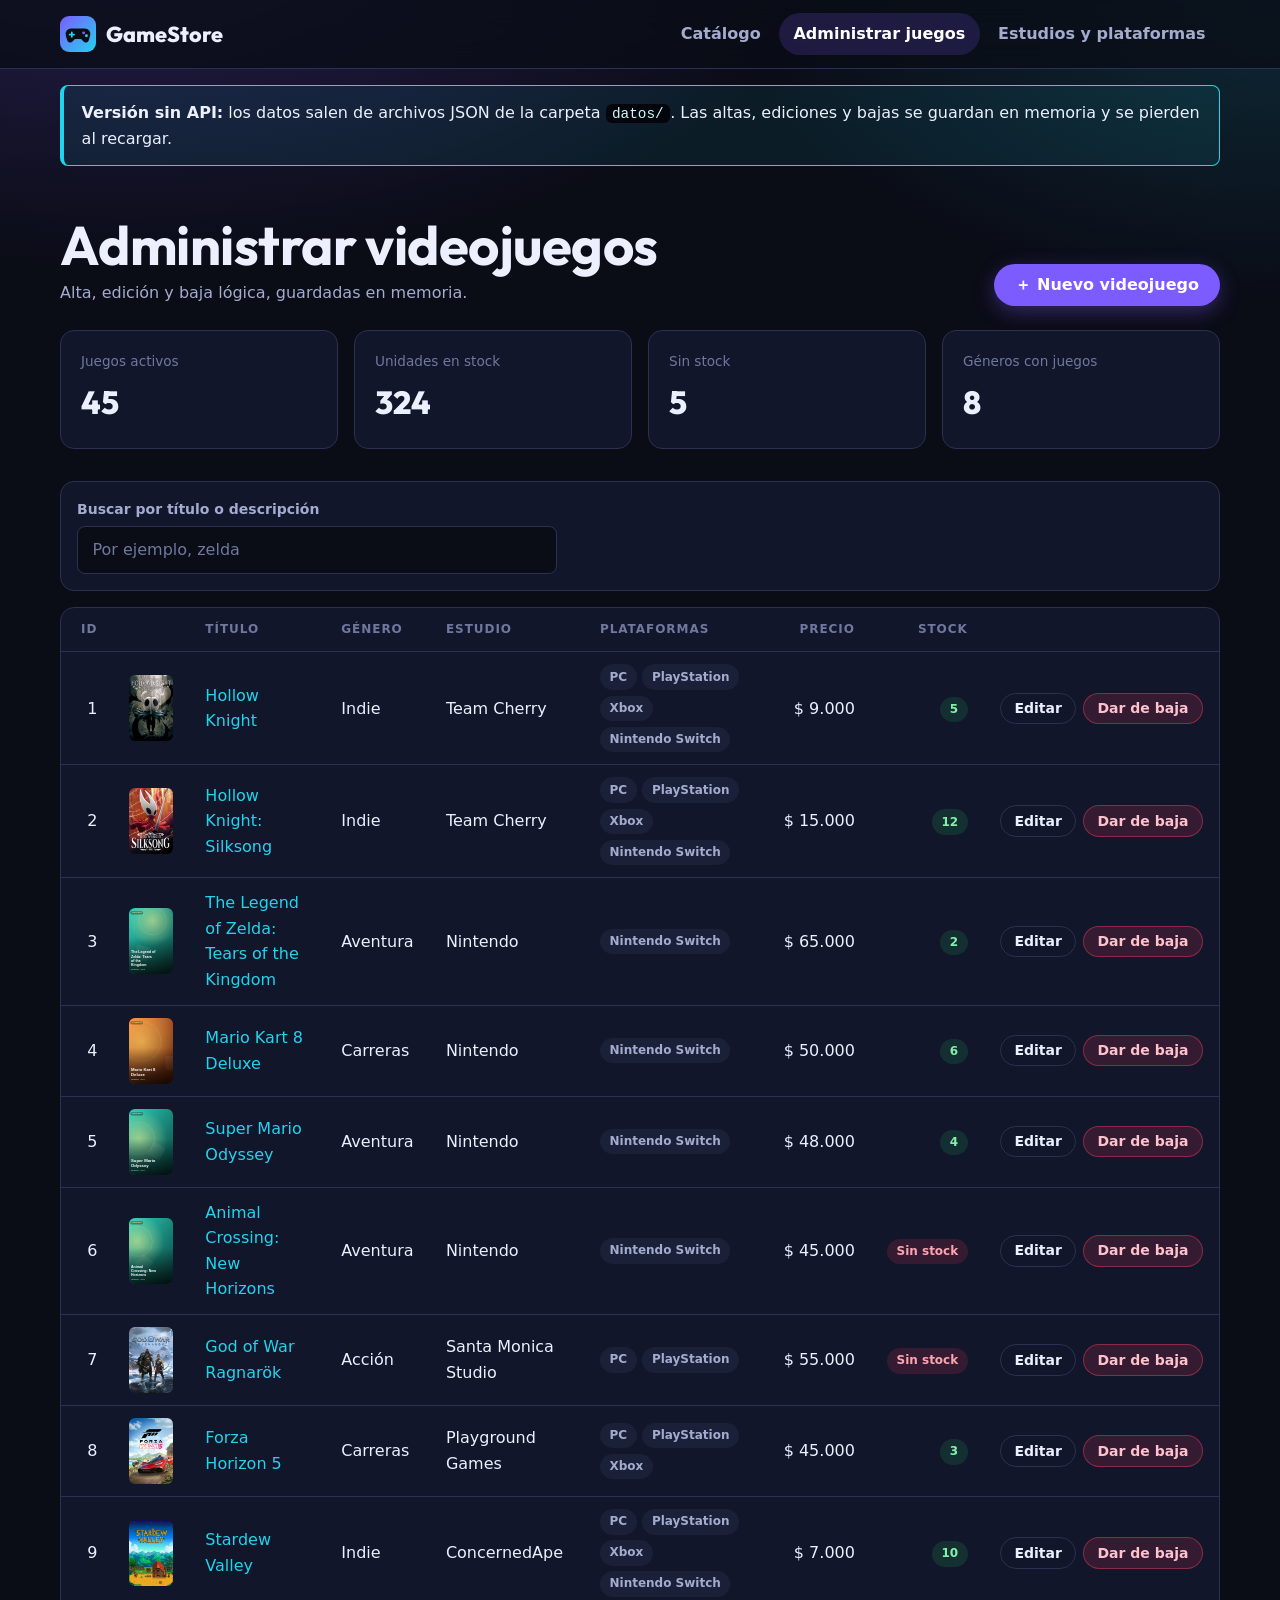
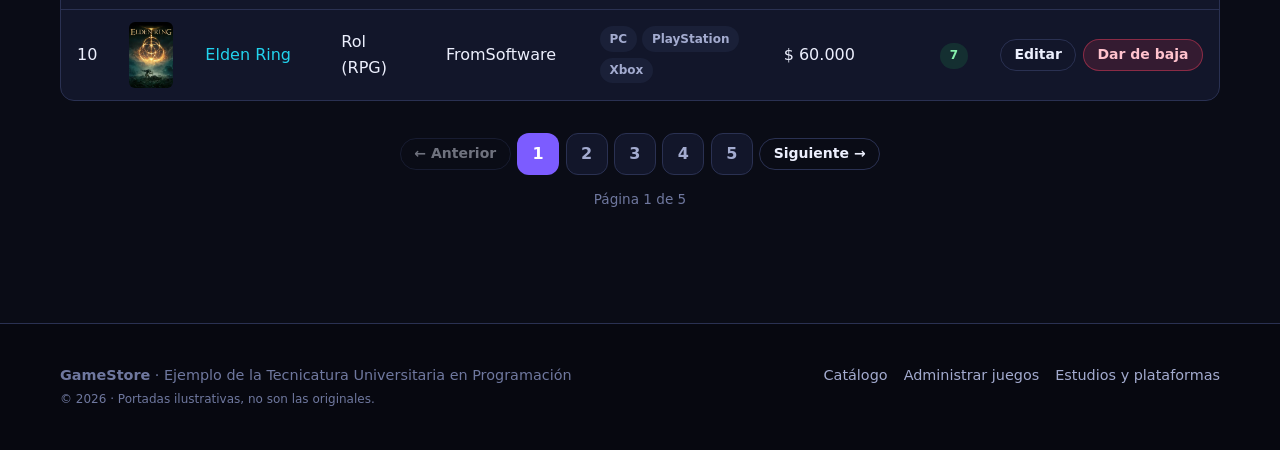
<file: web-json/admin.html>
<!doctype html>
<html lang="es-AR">
<head>
  <meta charset="utf-8">
  <meta name="viewport" content="width=device-width, initial-scale=1">
  <title>Administrar videojuegos | GameStore</title>
  <meta name="description" content="Panel para cargar, editar y dar de baja los videojuegos del catálogo.">
  <!-- Las páginas de administración NO se indexan: el buscador no las muestra ni sigue sus enlaces -->
  <meta name="robots" content="noindex, nofollow">

  <link rel="icon" href="img/favicon.svg" type="image/svg+xml">
  <meta name="theme-color" content="#0a0c16">
  <link rel="preconnect" href="https://fonts.googleapis.com">
  <link rel="preconnect" href="https://fonts.gstatic.com" crossorigin>
  <link rel="stylesheet" href="https://fonts.googleapis.com/css2?family=Outfit:wght@600;800&display=swap">
  <link rel="stylesheet" href="css/estilos.css">

  <script type="module" src="js/admin-juegos.js"></script>
</head>

<body>
  <a class="saltar-al-contenido" href="#contenido">Saltar al contenido</a>

  <header class="navbar">
    <div class="contenedor navbar-contenido">
      <a class="navbar-marca" href="index.html" aria-label="GameStore, ir al inicio">
        <img class="navbar-logo" src="img/favicon.svg" alt="" width="36" height="36">
        GameStore
      </a>
      <button class="btn btn-fantasma btn-icono navbar-toggle" type="button"
              aria-controls="menu-principal" aria-expanded="false" aria-label="Abrir menú">☰</button>
      <nav aria-label="Principal">
        <ul class="navbar-menu" id="menu-principal">
          <li><a class="navbar-enlace" href="index.html">Catálogo</a></li>
          <li><a class="navbar-enlace" href="admin.html" aria-current="page">Administrar juegos</a></li>
          <li><a class="navbar-enlace" href="estudios.html">Estudios y plataformas</a></li>
        </ul>
      </nav>
    </div>
  </header>

  <!-- Solo en esta versión: avisa que no hay API ni base de datos -->
  <div class="contenedor mt-2">
    <p class="alerta alerta-info mb-0"><strong>Versión sin API:</strong> los datos salen de archivos JSON de la carpeta <code>datos/</code>. Las altas, ediciones y bajas se guardan en memoria y se pierden al recargar.</p>
  </div>

  <main id="contenido" class="seccion">
    <div class="contenedor">
      <div class="seccion-encabezado">
        <div>
          <h1 class="seccion-titulo">Administrar videojuegos</h1>
          <p class="seccion-subtitulo">Alta, edición y baja lógica, guardadas en memoria.</p>
        </div>
        <button class="btn btn-primario" id="boton-nuevo" type="button">＋ Nuevo videojuego</button>
      </div>

      <!-- Métricas que llegan de GET /videojuegos/resumen -->
      <dl class="metricas" aria-label="Resumen del catálogo">
        <div class="metrica"><dt>Juegos activos</dt><dd id="metrica-activos">–</dd></div>
        <div class="metrica"><dt>Unidades en stock</dt><dd id="metrica-unidades">–</dd></div>
        <div class="metrica"><dt>Sin stock</dt><dd id="metrica-sin-stock">–</dd></div>
        <div class="metrica"><dt>Géneros con juegos</dt><dd id="metrica-generos">–</dd></div>
      </dl>

      <form class="filtros barra-simple" id="buscador" role="search" aria-label="Buscar en la tabla">
        <div class="form-grupo mb-0">
          <label class="form-etiqueta" for="buscar">Buscar por título o descripción</label>
          <input class="form-control" id="buscar" name="q" type="search" maxlength="50" autocomplete="off"
                 placeholder="Por ejemplo, zelda">
        </div>
      </form>

      <!-- La tabla tiene el encabezado escrito en el HTML; las filas las arma JavaScript -->
      <div class="tabla-contenedor">
        <table class="tabla">
          <caption class="oculto-visual">Videojuegos activos, diez por página</caption>
          <thead>
            <tr>
              <th scope="col" class="numero">ID</th>
              <th scope="col"><span class="oculto-visual">Portada</span></th>
              <th scope="col">Título</th>
              <th scope="col">Género</th>
              <th scope="col">Estudio</th>
              <th scope="col">Plataformas</th>
              <th scope="col" class="numero">Precio</th>
              <th scope="col" class="numero">Stock</th>
              <th scope="col"><span class="oculto-visual">Acciones</span></th>
            </tr>
          </thead>
          <tbody id="cuerpo-tabla"></tbody>
        </table>
      </div>
      <nav class="paginacion" id="paginacion" aria-label="Páginas de la tabla" hidden></nav>

      <!-- Panel didáctico: el JSON que se envió y el que devolvió la API -->
      <details class="panel-json" id="panel-json" hidden>
        <summary>Último envío: el JSON que viajó y el que volvió</summary>
        <div class="panel-json-cuerpo">
          <p class="texto-suave">Pedido: <code id="json-ruta"></code></p>
          <div class="grilla-dos">
            <section aria-labelledby="titulo-enviado">
              <h2 class="h-chico" id="titulo-enviado">Enviado (lo que espera el schema de entrada)</h2>
              <pre class="codigo" id="json-enviado"></pre>
            </section>
            <section aria-labelledby="titulo-recibido">
              <h2 class="h-chico" id="titulo-recibido">Recibido (VideojuegoPublic, sin costo_proveedor)</h2>
              <pre class="codigo" id="json-recibido"></pre>
            </section>
          </div>
        </div>
      </details>
    </div>
  </main>

  <footer class="pie">
    <div class="contenedor pie-columnas">
      <div>
        <p class="mb-0"><strong>GameStore</strong> · Ejemplo de la Tecnicatura Universitaria en Programación</p>
        <p class="mb-0"><small>&copy; <span id="anio-actual">2026</span> · Portadas ilustrativas, no son las originales.</small></p>
      </div>
      <nav aria-label="Pie de página">
        <ul class="pie-enlaces">
          <li><a href="index.html">Catálogo</a></li>
          <li><a href="admin.html">Administrar juegos</a></li>
          <li><a href="estudios.html">Estudios y plataformas</a></li>
        </ul>
      </nav>
    </div>
  </footer>

  <!-- ================= MODAL DEL FORMULARIO =================
       <dialog> es una ventana modal nativa: se abre con showModal() y se cierra con close().
       El formulario NO lleva novalidate: el navegador controla required, minlength, min y max. -->
  <dialog class="modal" id="modal-juego" aria-labelledby="titulo-modal">
    <form id="form-juego">
      <header class="modal-encabezado">
        <h2 class="modal-titulo" id="titulo-modal">Nuevo videojuego</h2>
        <button class="btn btn-fantasma btn-icono" id="boton-cerrar" type="button" aria-label="Cerrar">✕</button>
      </header>

      <div class="modal-cuerpo">
        <div id="alerta-formulario" hidden></div>

        <div class="form-grupo">
          <label class="form-etiqueta" for="titulo">Título <span class="requerido" aria-hidden="true">*</span></label>
          <input class="form-control" id="titulo" name="titulo" type="text" required minlength="2" maxlength="80"
                 placeholder="Por ejemplo, Hollow Knight">
          <p class="form-error" data-error-de="titulo" hidden></p>
        </div>

        <div class="form-grupo">
          <label class="form-etiqueta" for="descripcion">Descripción <span class="requerido" aria-hidden="true">*</span></label>
          <textarea class="form-control" id="descripcion" name="descripcion" required minlength="10" maxlength="300"
                    aria-describedby="contador-descripcion"></textarea>
          <p class="form-ayuda" id="contador-descripcion">0 / 300</p>
          <p class="form-error" data-error-de="descripcion" hidden></p>
        </div>

        <div class="form-fila">
          <div class="form-grupo">
            <label class="form-etiqueta" for="genero">Género <span class="requerido" aria-hidden="true">*</span></label>
            <select class="form-select" id="genero" name="genero" required>
              <option value="">Elegí un género</option>
            </select>
            <p class="form-error" data-error-de="genero" hidden></p>
          </div>
          <div class="form-grupo">
            <label class="form-etiqueta" for="estudio_id">Estudio <span class="requerido" aria-hidden="true">*</span></label>
            <select class="form-select" id="estudio_id" name="estudio_id" required>
              <option value="">Elegí un estudio</option>
            </select>
            <p class="form-error" data-error-de="estudio_id" hidden></p>
          </div>
        </div>

        <div class="form-fila">
          <div class="form-grupo">
            <label class="form-etiqueta" for="precio">Precio de venta <span class="requerido" aria-hidden="true">*</span></label>
            <input class="form-control" id="precio" name="precio" type="number" required min="0.01" max="500000" step="0.01">
            <p class="form-error" data-error-de="precio" hidden></p>
          </div>
          <div class="form-grupo">
            <label class="form-etiqueta" for="costo_proveedor">Costo del proveedor</label>
            <input class="form-control" id="costo_proveedor" name="costo_proveedor" type="number" min="0.01" step="0.01"
                   aria-describedby="ayuda-costo">
            <p class="form-ayuda" id="ayuda-costo"></p>
            <p class="form-error" data-error-de="costo_proveedor" hidden></p>
          </div>
        </div>

        <div class="form-fila">
          <div class="form-grupo">
            <label class="form-etiqueta" for="stock">Stock <span class="requerido" aria-hidden="true">*</span></label>
            <input class="form-control" id="stock" name="stock" type="number" required min="0" max="9999" step="1" value="0">
            <p class="form-error" data-error-de="stock" hidden></p>
          </div>
          <div class="form-grupo">
            <label class="form-etiqueta" for="anio_lanzamiento">Año de lanzamiento <span class="requerido" aria-hidden="true">*</span></label>
            <input class="form-control" id="anio_lanzamiento" name="anio_lanzamiento" type="number" required
                   min="1980" max="2030" step="1">
            <p class="form-error" data-error-de="anio_lanzamiento" hidden></p>
          </div>
        </div>

        <div class="campo-con-vista">
          <div>
            <div class="form-grupo">
              <label class="form-etiqueta" for="imagen_url">Imagen propia (opcional)</label>
              <input class="form-control" id="imagen_url" name="imagen_url" type="text" maxlength="255"
                     placeholder="img/juegos/hades.webp" aria-describedby="ayuda-imagen">
              <p class="form-ayuda" id="ayuda-imagen">Archivo comprimido dentro de la carpeta web (o una dirección https).</p>
              <p class="form-error" data-error-de="imagen_url" hidden></p>
            </div>
            <div class="form-grupo">
              <label class="form-etiqueta" for="imagen_respaldo_url">Imagen de respaldo en internet (opcional)</label>
              <input class="form-control" id="imagen_respaldo_url" name="imagen_respaldo_url" type="url" maxlength="255"
                     placeholder="https://…" aria-describedby="ayuda-respaldo">
              <p class="form-ayuda" id="ayuda-respaldo">Se usa si la propia no carga en 3 segundos.</p>
              <p class="form-error" data-error-de="imagen_respaldo_url" hidden></p>
            </div>
          </div>
          <div class="vista-previa" id="vista-previa" aria-label="Vista previa de la imagen"></div>
        </div>

        <!-- <fieldset> agrupa controles relacionados; <legend> es su título -->
        <fieldset class="form-casillas" id="casillas-plataformas">
          <legend>Plataformas</legend>
        </fieldset>
      </div>

      <footer class="modal-pie">
        <button class="btn btn-fantasma" id="boton-cancelar" type="button">Cancelar</button>
        <button class="btn btn-primario" id="boton-guardar" type="submit">Crear videojuego</button>
      </footer>
    </form>
  </dialog>

  <!-- ================= DIÁLOGO DE CONFIRMACIÓN (reemplaza a confirm) ================= -->
  <dialog class="modal modal-chico" id="dialogo-confirmar" aria-labelledby="titulo-confirmar">
    <form method="dialog">
      <header class="modal-encabezado">
        <h2 class="modal-titulo" id="titulo-confirmar" data-titulo>Confirmar</h2>
      </header>
      <div class="modal-cuerpo">
        <p class="mb-0" data-mensaje></p>
      </div>
      <footer class="modal-pie">
        <button class="btn btn-fantasma" value="no" data-cancelar>Cancelar</button>
        <button class="btn btn-peligro" value="si" data-confirmar>Confirmar</button>
      </footer>
    </form>
  </dialog>

  <div class="toasts" id="toasts" aria-live="polite"></div>
</body>
</html>
</file>
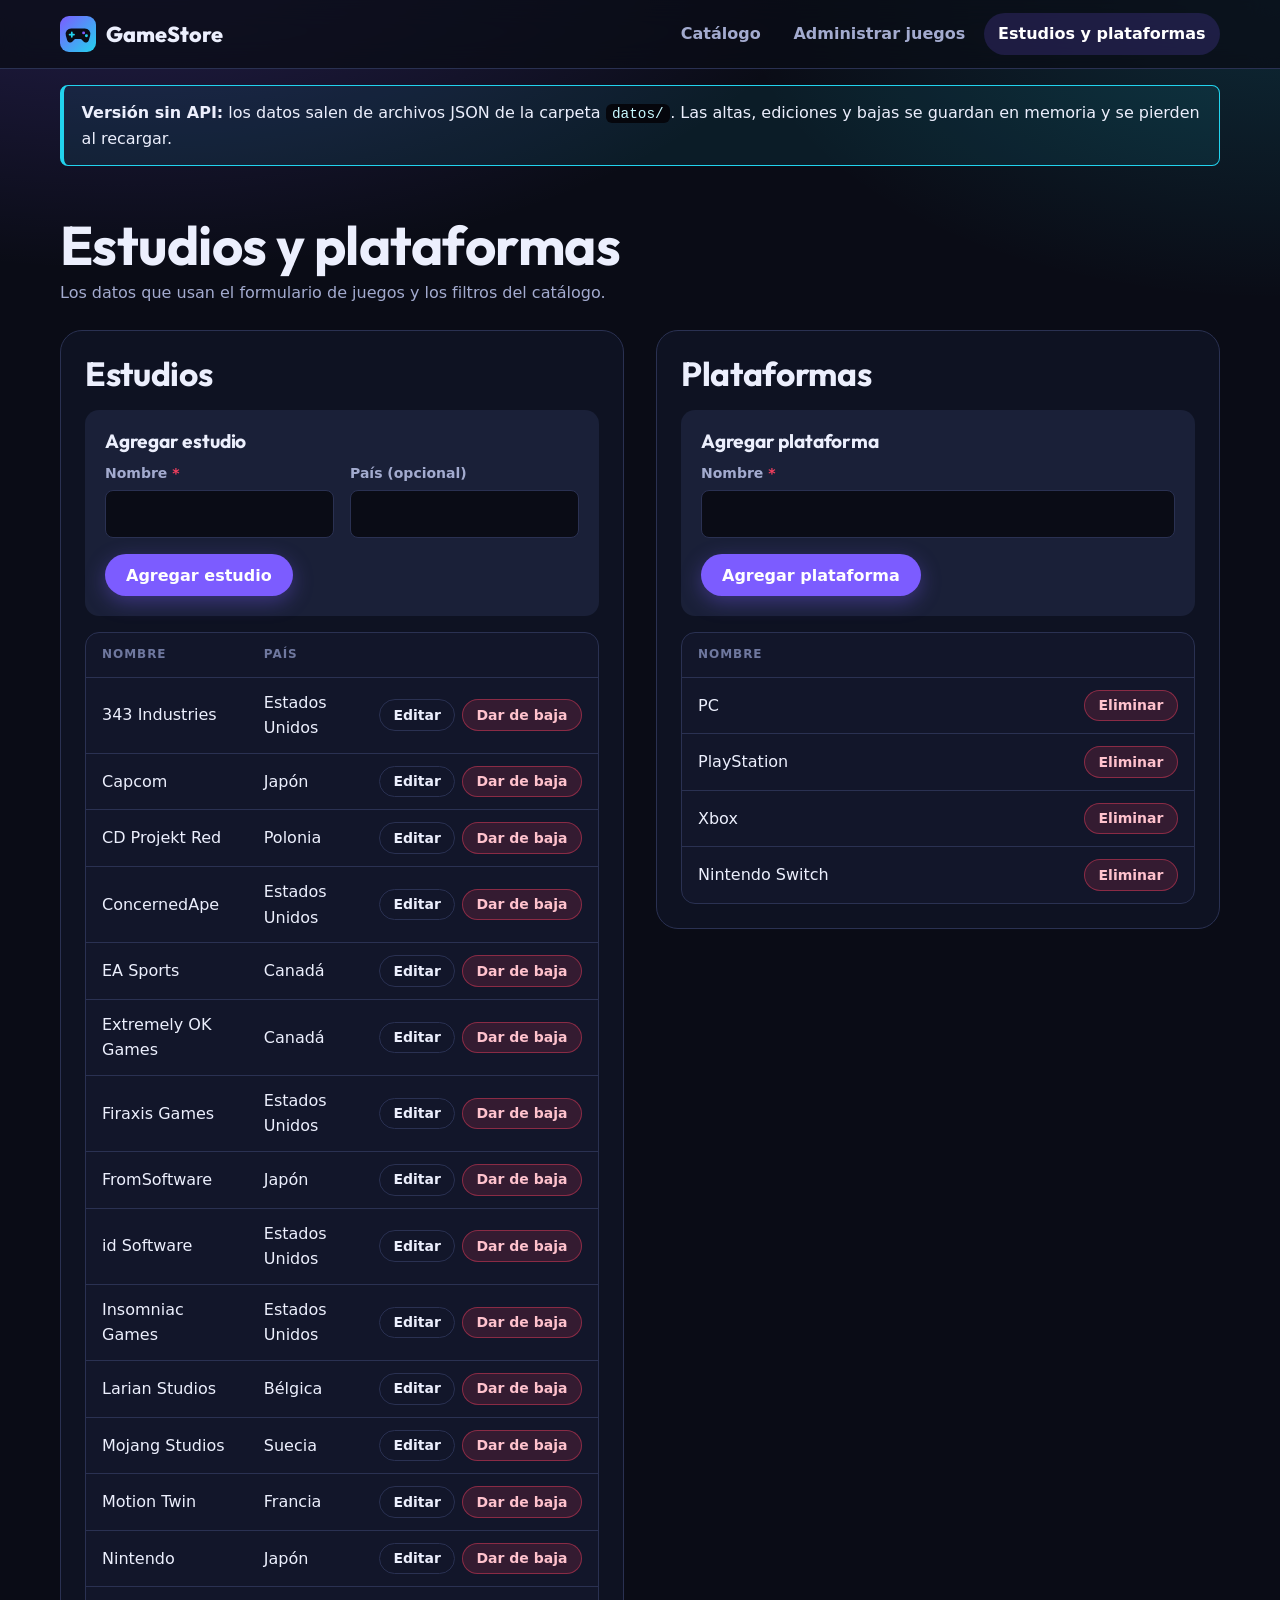
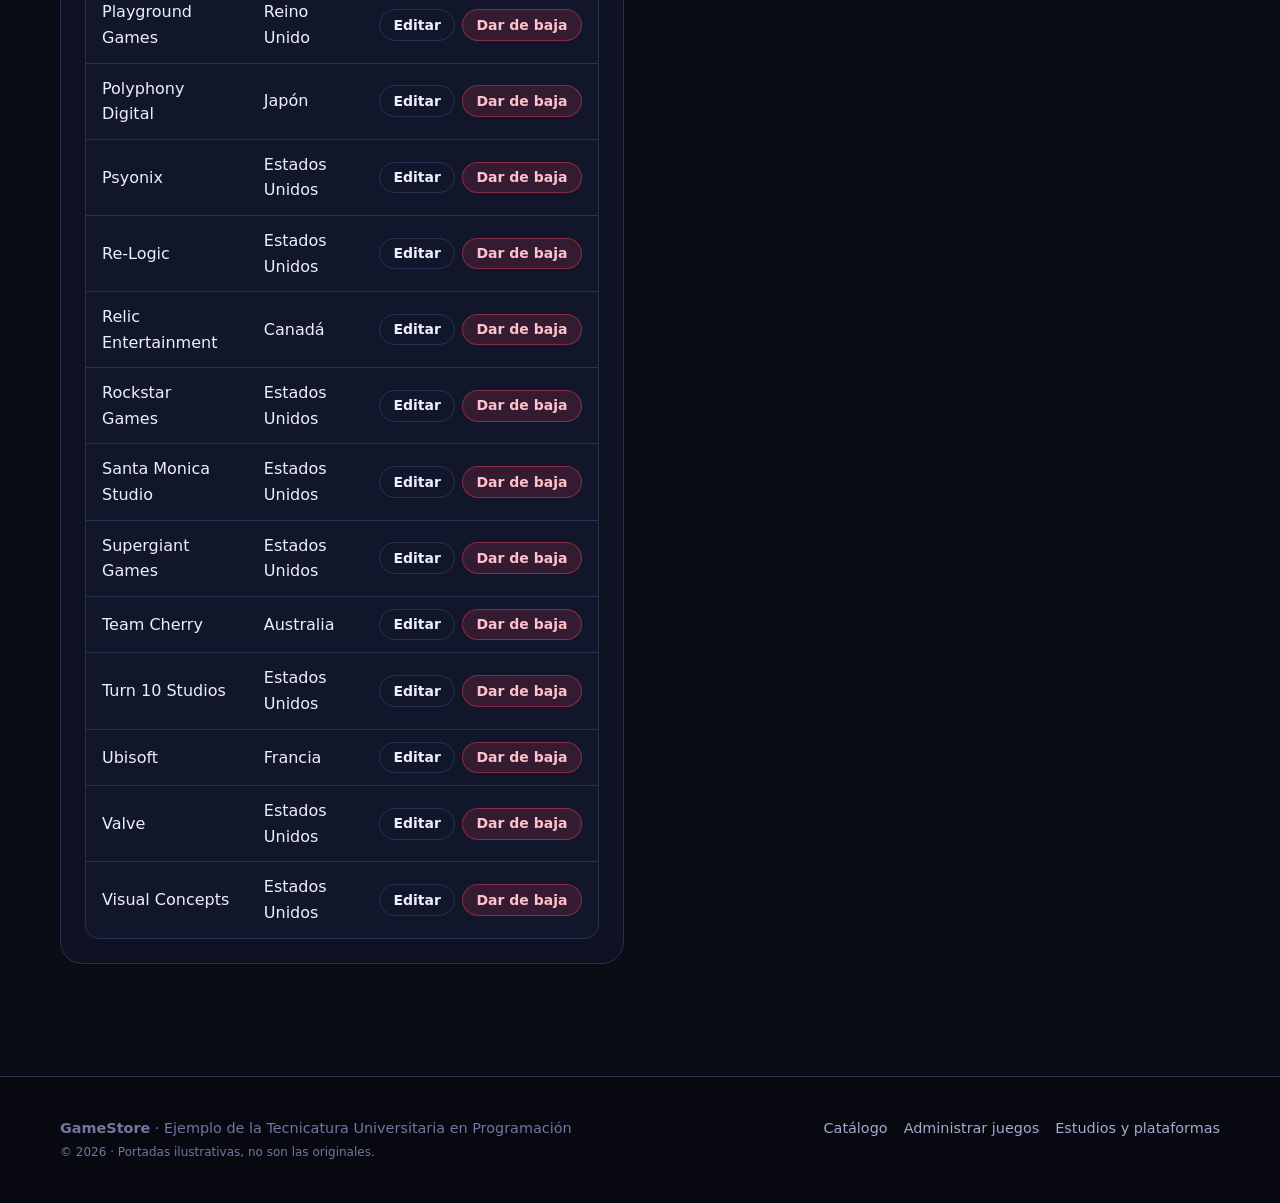
<file: web-json/estudios.html>
<!doctype html>
<html lang="es-AR">
<head>
  <meta charset="utf-8">
  <meta name="viewport" content="width=device-width, initial-scale=1">
  <title>Estudios y plataformas | GameStore</title>
  <meta name="description" content="Panel para administrar los estudios y las plataformas del catálogo.">
  <meta name="robots" content="noindex, nofollow">

  <link rel="icon" href="img/favicon.svg" type="image/svg+xml">
  <meta name="theme-color" content="#0a0c16">
  <link rel="preconnect" href="https://fonts.googleapis.com">
  <link rel="preconnect" href="https://fonts.gstatic.com" crossorigin>
  <link rel="stylesheet" href="https://fonts.googleapis.com/css2?family=Outfit:wght@600;800&display=swap">
  <link rel="stylesheet" href="css/estilos.css">

  <script type="module" src="js/admin-estudios.js"></script>
</head>

<body>
  <a class="saltar-al-contenido" href="#contenido">Saltar al contenido</a>

  <header class="navbar">
    <div class="contenedor navbar-contenido">
      <a class="navbar-marca" href="index.html" aria-label="GameStore, ir al inicio">
        <img class="navbar-logo" src="img/favicon.svg" alt="" width="36" height="36">
        GameStore
      </a>
      <button class="btn btn-fantasma btn-icono navbar-toggle" type="button"
              aria-controls="menu-principal" aria-expanded="false" aria-label="Abrir menú">☰</button>
      <nav aria-label="Principal">
        <ul class="navbar-menu" id="menu-principal">
          <li><a class="navbar-enlace" href="index.html">Catálogo</a></li>
          <li><a class="navbar-enlace" href="admin.html">Administrar juegos</a></li>
          <li><a class="navbar-enlace" href="estudios.html" aria-current="page">Estudios y plataformas</a></li>
        </ul>
      </nav>
    </div>
  </header>

  <!-- Solo en esta versión: avisa que no hay API ni base de datos -->
  <div class="contenedor mt-2">
    <p class="alerta alerta-info mb-0"><strong>Versión sin API:</strong> los datos salen de archivos JSON de la carpeta <code>datos/</code>. Las altas, ediciones y bajas se guardan en memoria y se pierden al recargar.</p>
  </div>

  <main id="contenido" class="seccion">
    <div class="contenedor">
      <div class="seccion-encabezado">
        <div>
          <h1 class="seccion-titulo">Estudios y plataformas</h1>
          <p class="seccion-subtitulo">Los datos que usan el formulario de juegos y los filtros del catálogo.</p>
        </div>
      </div>

      <div class="grilla-dos">
        <!-- ===== Estudios ===== -->
        <section class="panel" aria-labelledby="titulo-estudios">
          <h2 id="titulo-estudios">Estudios</h2>

          <form class="panel-form" id="form-estudio" aria-labelledby="titulo-form-estudio">
            <h3 id="titulo-form-estudio">Agregar estudio</h3>
            <div id="alerta-estudio" hidden></div>
            <div class="form-fila">
              <div class="form-grupo">
                <label class="form-etiqueta" for="estudio-nombre">Nombre <span class="requerido" aria-hidden="true">*</span></label>
                <input class="form-control" id="estudio-nombre" name="nombre" type="text" required minlength="2" maxlength="60">
                <p class="form-error" data-error-de="nombre" hidden></p>
              </div>
              <div class="form-grupo">
                <label class="form-etiqueta" for="estudio-pais">País (opcional)</label>
                <input class="form-control" id="estudio-pais" name="pais" type="text" maxlength="40">
                <p class="form-error" data-error-de="pais" hidden></p>
              </div>
            </div>
            <div class="d-flex gap-1">
              <button class="btn btn-primario" id="boton-estudio" type="submit">Agregar estudio</button>
              <button class="btn btn-fantasma" id="cancelar-edicion" type="button" hidden>Cancelar edición</button>
            </div>
          </form>

          <div class="tabla-contenedor mt-2">
            <table class="tabla tabla-compacta">
              <caption class="oculto-visual">Estudios activos</caption>
              <thead>
                <tr>
                  <th scope="col">Nombre</th>
                  <th scope="col">País</th>
                  <th scope="col"><span class="oculto-visual">Acciones</span></th>
                </tr>
              </thead>
              <tbody id="cuerpo-estudios"></tbody>
            </table>
          </div>
        </section>

        <!-- ===== Plataformas ===== -->
        <section class="panel" aria-labelledby="titulo-plataformas">
          <h2 id="titulo-plataformas">Plataformas</h2>

          <form class="panel-form" id="form-plataforma">
            <h3>Agregar plataforma</h3>
            <div id="alerta-plataforma" hidden></div>
            <div class="form-grupo">
              <label class="form-etiqueta" for="plataforma-nombre">Nombre <span class="requerido" aria-hidden="true">*</span></label>
              <input class="form-control" id="plataforma-nombre" name="nombre" type="text" required minlength="2" maxlength="30">
              <p class="form-error" data-error-de="nombre" hidden></p>
            </div>
            <button class="btn btn-primario" type="submit">Agregar plataforma</button>
          </form>

          <div class="tabla-contenedor mt-2">
            <table class="tabla tabla-compacta">
              <caption class="oculto-visual">Plataformas</caption>
              <thead>
                <tr>
                  <th scope="col">Nombre</th>
                  <th scope="col"><span class="oculto-visual">Acciones</span></th>
                </tr>
              </thead>
              <tbody id="cuerpo-plataformas"></tbody>
            </table>
          </div>
        </section>
      </div>
    </div>
  </main>

  <footer class="pie">
    <div class="contenedor pie-columnas">
      <div>
        <p class="mb-0"><strong>GameStore</strong> · Ejemplo de la Tecnicatura Universitaria en Programación</p>
        <p class="mb-0"><small>&copy; <span id="anio-actual">2026</span> · Portadas ilustrativas, no son las originales.</small></p>
      </div>
      <nav aria-label="Pie de página">
        <ul class="pie-enlaces">
          <li><a href="index.html">Catálogo</a></li>
          <li><a href="admin.html">Administrar juegos</a></li>
          <li><a href="estudios.html">Estudios y plataformas</a></li>
        </ul>
      </nav>
    </div>
  </footer>

  <dialog class="modal modal-chico" id="dialogo-confirmar" aria-labelledby="titulo-confirmar">
    <form method="dialog">
      <header class="modal-encabezado">
        <h2 class="modal-titulo" id="titulo-confirmar" data-titulo>Confirmar</h2>
      </header>
      <div class="modal-cuerpo">
        <p class="mb-0" data-mensaje></p>
      </div>
      <footer class="modal-pie">
        <button class="btn btn-fantasma" value="no" data-cancelar>Cancelar</button>
        <button class="btn btn-peligro" value="si" data-confirmar>Confirmar</button>
      </footer>
    </form>
  </dialog>

  <div class="toasts" id="toasts" aria-live="polite"></div>
</body>
</html>
</file>
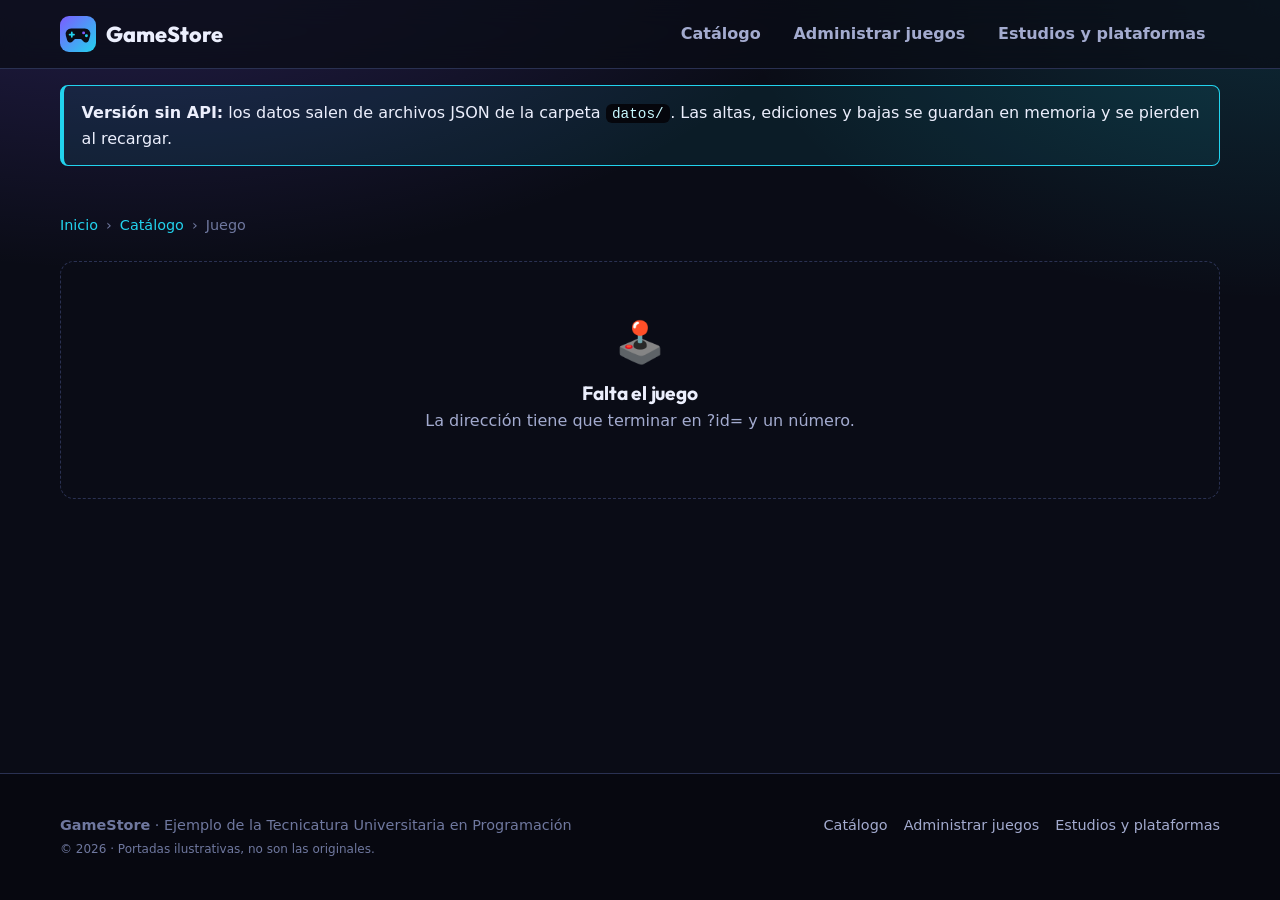
<file: web-json/juego.html>
<!doctype html>
<html lang="es-AR">
<head>
  <meta charset="utf-8">
  <meta name="viewport" content="width=device-width, initial-scale=1">

  <!-- Valores iniciales: detalle.js los reemplaza con los datos del juego -->
  <title>Detalle del juego | GameStore</title>
  <meta name="description" content="Ficha del videojuego: descripción, precio, stock, estudio y plataformas.">
  <meta name="robots" content="index, follow">
  <link rel="canonical" href="https://ramirohualpa.github.io/gamestore-tpi-prog3/web-json/juego.html">

  <meta property="og:type" content="product">
  <meta property="og:site_name" content="GameStore">
  <meta property="og:locale" content="es_AR">
  <meta property="og:title" content="Detalle del juego | GameStore">
  <meta property="og:image" content="https://ramirohualpa.github.io/gamestore-tpi-prog3/web-json/img/compartir.png">
  <meta name="twitter:card" content="summary_large_image">

  <link rel="icon" href="img/favicon.svg" type="image/svg+xml">
  <meta name="theme-color" content="#0a0c16">
  <link rel="preconnect" href="https://fonts.googleapis.com">
  <link rel="preconnect" href="https://fonts.gstatic.com" crossorigin>
  <link rel="stylesheet" href="https://fonts.googleapis.com/css2?family=Outfit:wght@600;800&display=swap">
  <link rel="stylesheet" href="css/estilos.css">

  <script type="module" src="js/detalle.js"></script>
</head>

<body>
  <a class="saltar-al-contenido" href="#contenido">Saltar al contenido</a>

  <header class="navbar">
    <div class="contenedor navbar-contenido">
      <a class="navbar-marca" href="index.html" aria-label="GameStore, ir al inicio">
        <img class="navbar-logo" src="img/favicon.svg" alt="" width="36" height="36">
        GameStore
      </a>
      <button class="btn btn-fantasma btn-icono navbar-toggle" type="button"
              aria-controls="menu-principal" aria-expanded="false" aria-label="Abrir menú">☰</button>
      <nav aria-label="Principal">
        <ul class="navbar-menu" id="menu-principal">
          <li><a class="navbar-enlace" href="index.html">Catálogo</a></li>
          <li><a class="navbar-enlace" href="admin.html">Administrar juegos</a></li>
          <li><a class="navbar-enlace" href="estudios.html">Estudios y plataformas</a></li>
        </ul>
      </nav>
    </div>
  </header>

  <!-- Solo en esta versión: avisa que no hay API ni base de datos -->
  <div class="contenedor mt-2">
    <p class="alerta alerta-info mb-0"><strong>Versión sin API:</strong> los datos salen de archivos JSON de la carpeta <code>datos/</code>. Las altas, ediciones y bajas se guardan en memoria y se pierden al recargar.</p>
  </div>

  <main id="contenido" class="seccion">
    <div class="contenedor">
      <!-- Migas de pan: muestran dónde está el usuario dentro del sitio -->
      <nav class="migas" aria-label="Ubicación">
        <ol>
          <li><a href="index.html">Inicio</a></li>
          <li><a href="index.html#catalogo">Catálogo</a></li>
          <li aria-current="page" id="miga-actual">Juego</li>
        </ol>
      </nav>

      <div class="estado" id="estado-detalle" hidden></div>

      <!-- <article>: contenido que tiene sentido por sí solo (la ficha de un juego) -->
      <article class="detalle" id="detalle" hidden></article>

      <section class="seccion" id="relacionados" aria-labelledby="titulo-relacionados" hidden>
        <h2 id="titulo-relacionados">Más del estudio</h2>
        <div class="grilla-tarjetas" id="grilla-relacionados"></div>
      </section>
    </div>
  </main>

  <footer class="pie">
    <div class="contenedor pie-columnas">
      <div>
        <p class="mb-0"><strong>GameStore</strong> · Ejemplo de la Tecnicatura Universitaria en Programación</p>
        <p class="mb-0"><small>&copy; <span id="anio-actual">2026</span> · Portadas ilustrativas, no son las originales.</small></p>
      </div>
      <nav aria-label="Pie de página">
        <ul class="pie-enlaces">
          <li><a href="index.html">Catálogo</a></li>
          <li><a href="admin.html">Administrar juegos</a></li>
          <li><a href="estudios.html">Estudios y plataformas</a></li>
        </ul>
      </nav>
    </div>
  </footer>

  <div class="toasts" id="toasts" aria-live="polite"></div>
</body>
</html>
</file>
<file: web-api/css/estilos.css>
/* =====================================================================
   GameStore - estilos.css
   Una sola hoja de estilos, ordenada de lo general a lo particular:

     1. Variables (colores, medidas, tiempos)
     2. Base (reset y etiquetas sueltas)
     3. Estructura (contenedor, secciones, grillas)
     4. Componentes, cada uno con su bloque:
        navbar · hero · botones · insignias · chips · tarjeta · formularios ·
        tabla · modal · alertas · toasts · estados · esqueleto · paginación ·
        migas · ficha · métricas · código · pie
     5. Utilidades (clases chicas de un solo uso)
     6. Animaciones
     7. Celular y accesibilidad

   Los nombres siguen la idea de Bootstrap: una clase base y variantes
   que se suman.  Ejemplo:  <button class="btn btn-primario btn-chico">
   ===================================================================== */


/* =====================================================================
   1. VARIABLES
   Para cambiar el aspecto de toda la web alcanza con tocar estos valores.
   ===================================================================== */
:root {
  /* Fondos y superficies */
  --color-fondo: #0a0c16;
  --color-superficie: #12162a;
  --color-superficie-2: #1a2038;
  --color-borde: #2a3152;

  /* Texto */
  --color-texto: #eceffd;
  --color-texto-suave: #a3abcf;
  --color-texto-tenue: #6f789f;

  /* Colores de marca y de estado */
  --color-primario: #7c5cff;
  --color-primario-hover: #6845ff;
  --color-secundario: #22d3ee;
  --color-exito: #22c55e;
  --color-peligro: #f43f5e;
  --color-advertencia: #f59e0b;

  /* Degradados */
  --degradado-marca: linear-gradient(135deg, #7c5cff 0%, #22d3ee 100%);
  --degradado-fondo: radial-gradient(1200px 600px at 10% -10%, rgba(124, 92, 255, 0.25), transparent 60%),
                     radial-gradient(900px 500px at 100% 0%, rgba(34, 211, 238, 0.15), transparent 60%);

  /* Tipografía */
  --fuente-titulos: "Outfit", "Segoe UI", system-ui, sans-serif;
  --fuente-texto: "Segoe UI", system-ui, -apple-system, Roboto, Arial, sans-serif;
  --fuente-codigo: "Cascadia Code", Consolas, "Courier New", monospace;

  /* Medidas */
  --radio-chico: 8px;
  --radio: 14px;
  --radio-grande: 22px;
  --sombra: 0 10px 30px rgba(0, 0, 0, 0.35);
  --sombra-brillo: 0 0 0 1px rgba(124, 92, 255, 0.5), 0 18px 40px rgba(124, 92, 255, 0.25);
  --ancho-maximo: 1200px;
  --alto-navbar: 68px;

  /* Tiempos de las transiciones */
  --rapido: 150ms ease;
  --normal: 250ms ease;
}


/* =====================================================================
   2. BASE
   ===================================================================== */
*,
*::before,
*::after {
  box-sizing: border-box;
}

html {
  color-scheme: dark;
  scroll-behavior: smooth;
}

body {
  margin: 0;
  min-height: 100vh;
  display: flex;
  flex-direction: column;
  background: var(--degradado-fondo), var(--color-fondo);
  background-attachment: fixed;
  color: var(--color-texto);
  font-family: var(--fuente-texto);
  font-size: 1rem;
  line-height: 1.6;
}

h1, h2, h3, h4 {
  margin: 0 0 0.5em;
  font-family: var(--fuente-titulos);
  line-height: 1.15;
  letter-spacing: -0.01em;
}

h1 { font-size: clamp(2rem, 5vw, 3.4rem); }
h2 { font-size: clamp(1.5rem, 3vw, 2.1rem); }
h3 { font-size: 1.2rem; }

p { margin: 0 0 1em; }

a {
  color: var(--color-secundario);
  text-decoration: none;
  transition: color var(--rapido);
}

a:hover { color: #fff; }

img {
  display: block;
  max-width: 100%;
}

/* El foco del teclado siempre se ve: es parte de la accesibilidad */
:focus-visible {
  outline: 3px solid var(--color-secundario);
  outline-offset: 2px;
}

[hidden] { display: none !important; }


/* =====================================================================
   3. ESTRUCTURA
   ===================================================================== */
.contenedor {
  width: 100%;
  max-width: var(--ancho-maximo);
  margin: 0 auto;
  padding: 0 1.25rem;
}

main { flex: 1; }

.seccion { padding: 3rem 0; }

.seccion-encabezado {
  display: flex;
  flex-wrap: wrap;
  align-items: end;
  justify-content: space-between;
  gap: 1rem;
  margin-bottom: 1.5rem;
}

.seccion-titulo { margin: 0; }

.seccion-subtitulo {
  margin: 0.25rem 0 0;
  color: var(--color-texto-suave);
}

/* Grilla de tarjetas: tantas columnas como entren, de 240px como mínimo */
.grilla-tarjetas {
  display: grid;
  grid-template-columns: repeat(auto-fill, minmax(240px, 1fr));
  gap: 1.5rem;
}

.grilla-dos {
  display: grid;
  grid-template-columns: repeat(auto-fit, minmax(320px, 1fr));
  gap: 2rem;
  align-items: start;
}


/* =====================================================================
   4. COMPONENTES
   ===================================================================== */

/* ---------- Navbar --------------------------------------------------- */
.navbar {
  position: sticky;
  top: 0;
  z-index: 50;
  background: rgba(10, 12, 22, 0.75);
  backdrop-filter: blur(14px);
  border-bottom: 1px solid var(--color-borde);
}

.navbar-contenido {
  display: flex;
  align-items: center;
  justify-content: space-between;
  height: var(--alto-navbar);
}

.navbar-marca {
  display: flex;
  align-items: center;
  gap: 0.6rem;
  color: var(--color-texto);
  font-family: var(--fuente-titulos);
  font-size: 1.35rem;
  font-weight: 800;
}

.navbar-marca:hover { color: var(--color-texto); }

.navbar-logo {
  width: 36px;
  height: 36px;
  transition: transform var(--normal);
}

.navbar-marca:hover .navbar-logo { transform: rotate(-12deg) scale(1.1); }

.navbar-menu {
  display: flex;
  gap: 0.25rem;
  margin: 0;
  padding: 0;
  list-style: none;
}

.navbar-enlace {
  display: block;
  padding: 0.5rem 0.9rem;
  border-radius: 999px;
  color: var(--color-texto-suave);
  font-weight: 600;
  transition: background-color var(--rapido), color var(--rapido);
}

.navbar-enlace:hover {
  background: var(--color-superficie-2);
  color: var(--color-texto);
}

/* La página actual lleva aria-current="page" en su enlace */
.navbar-enlace[aria-current="page"] {
  background: rgba(124, 92, 255, 0.18);
  color: #fff;
}

/* El botón de menú solo aparece en el celular (ver sección 7) */
.navbar .navbar-toggle { display: none; }


/* ---------- Hero ------------------------------------------------------ */
.hero {
  position: relative;
  overflow: hidden;
  padding: 5rem 0 4rem;
}

.hero-contenido {
  display: grid;
  grid-template-columns: 1.2fr 1fr;
  gap: 3rem;
  align-items: center;
}

.hero-etiqueta {
  display: inline-block;
  margin-bottom: 1rem;
  padding: 0.35rem 0.9rem;
  border: 1px solid var(--color-borde);
  border-radius: 999px;
  color: var(--color-secundario);
  font-size: 0.85rem;
  font-weight: 700;
  letter-spacing: 0.08em;
  text-transform: uppercase;
}

.hero-titulo span {
  background: var(--degradado-marca);
  -webkit-background-clip: text;
  background-clip: text;
  color: transparent;
}

.hero-texto {
  max-width: 34rem;
  color: var(--color-texto-suave);
  font-size: 1.15rem;
}

.hero-acciones {
  display: flex;
  flex-wrap: wrap;
  gap: 0.75rem;
  margin-top: 1.75rem;
}

.hero-datos {
  display: flex;
  gap: 2rem;
  margin: 2.5rem 0 0;
}

.hero-dato dt {
  color: var(--color-texto-tenue);
  font-size: 0.85rem;
}

.hero-dato dd {
  margin: 0;
  font-family: var(--fuente-titulos);
  font-size: 2rem;
  font-weight: 800;
}

/* Las tres portadas que flotan a la derecha del hero */
.hero-vitrina {
  position: relative;
  height: 400px;
}

.hero-portada {
  position: absolute;
  width: 210px;
  border-radius: var(--radio);
  box-shadow: var(--sombra);
  animation: flotar 6s ease-in-out infinite;
}

.hero-portada:nth-child(1) { top: 40px; left: 0; transform: rotate(-8deg); }
.hero-portada:nth-child(2) { top: 0; left: 30%; z-index: 2; animation-delay: -2s; }
.hero-portada:nth-child(3) { top: 60px; right: 0; transform: rotate(8deg); animation-delay: -4s; }


/* ---------- Botones -------------------------------------------------- */
/* .btn es la base. Se combina con un color (.btn-primario, .btn-peligro...)
   y, si hace falta, con un tamaño (.btn-chico, .btn-grande) */
.btn {
  display: inline-flex;
  align-items: center;
  justify-content: center;
  gap: 0.5rem;
  padding: 0.65rem 1.25rem;
  border: 1px solid transparent;
  border-radius: 999px;
  background: var(--color-superficie-2);
  color: var(--color-texto);
  font: inherit;
  font-weight: 700;
  line-height: 1.2;
  white-space: nowrap;
  cursor: pointer;
  transition: transform var(--rapido), background-color var(--rapido),
              box-shadow var(--normal), border-color var(--rapido), color var(--rapido);
}

.btn:hover { transform: translateY(-2px); }
.btn:active { transform: translateY(0) scale(0.97); }

.btn:disabled {
  opacity: 0.45;
  cursor: not-allowed;
  transform: none;
}

.btn-primario {
  background: var(--color-primario);
  color: #fff;
  box-shadow: 0 6px 20px rgba(124, 92, 255, 0.35);
}

.btn-primario:hover:not(:disabled) {
  background: var(--color-primario-hover);
  box-shadow: 0 10px 28px rgba(124, 92, 255, 0.5);
  color: #fff;
}

.btn-secundario {
  background: var(--color-secundario);
  color: #062530;
}

.btn-secundario:hover:not(:disabled) { color: #062530; filter: brightness(1.1); }

.btn-contorno {
  border-color: var(--color-borde);
  background: transparent;
  color: var(--color-texto);
}

.btn-contorno:hover:not(:disabled) {
  border-color: var(--color-primario);
  color: #fff;
}

.btn-peligro {
  background: rgba(244, 63, 94, 0.15);
  border-color: rgba(244, 63, 94, 0.45);
  color: #ffc2cd;
}

.btn-peligro:hover:not(:disabled) {
  background: var(--color-peligro);
  color: #fff;
}

.btn-fantasma {
  background: transparent;
  color: var(--color-texto-suave);
}

.btn-fantasma:hover:not(:disabled) { color: var(--color-texto); background: var(--color-superficie-2); }

.btn-chico { padding: 0.4rem 0.85rem; font-size: 0.875rem; }
.btn-grande { padding: 0.9rem 1.75rem; font-size: 1.1rem; }
.btn-bloque { width: 100%; }

/* Botón cuadrado que solo tiene un ícono (cerrar, menú) */
.btn-icono {
  width: 42px;
  height: 42px;
  padding: 0;
  font-size: 1.3rem;
}


/* ---------- Insignias (badges) --------------------------------------- */
.insignia {
  display: inline-flex;
  align-items: center;
  gap: 0.3rem;
  padding: 0.2rem 0.6rem;
  border-radius: 999px;
  background: var(--color-superficie-2);
  color: var(--color-texto-suave);
  font-size: 0.75rem;
  font-weight: 700;
  white-space: nowrap;
}

.insignia-primario { background: rgba(124, 92, 255, 0.2); color: #cfc4ff; }
.insignia-exito { background: rgba(34, 197, 94, 0.15); color: #86efac; }
.insignia-peligro { background: rgba(244, 63, 94, 0.15); color: #fda4af; }
.insignia-advertencia { background: rgba(245, 158, 11, 0.15); color: #fcd34d; }

.lista-insignias {
  display: flex;
  flex-wrap: wrap;
  gap: 0.35rem;
  margin: 0;
  padding: 0;
  list-style: none;
}


/* ---------- Chips de filtro (géneros) -------------------------------- */
.chips {
  display: flex;
  flex-wrap: wrap;
  gap: 0.5rem;
}

.chip {
  padding: 0.45rem 1rem;
  border: 1px solid var(--color-borde);
  border-radius: 999px;
  background: var(--color-superficie);
  color: var(--color-texto-suave);
  font: inherit;
  font-size: 0.9rem;
  font-weight: 600;
  cursor: pointer;
  transition: all var(--rapido);
}

.chip:hover { border-color: var(--color-primario); color: var(--color-texto); }

/* El chip elegido lleva aria-pressed="true": el estilo sale del atributo */
.chip[aria-pressed="true"] {
  border-color: transparent;
  background: var(--degradado-marca);
  color: #0a0c16;
}


/* ---------- Tarjeta -------------------------------------------------- */
.tarjeta {
  position: relative;
  display: flex;
  flex-direction: column;
  overflow: hidden;
  border: 1px solid var(--color-borde);
  border-radius: var(--radio-grande);
  background: var(--color-superficie);
  transition: transform var(--normal), box-shadow var(--normal), border-color var(--normal);
}

.tarjeta:hover {
  transform: translateY(-6px);
  border-color: transparent;
  box-shadow: var(--sombra-brillo);
}

/* Marco de la imagen: relación 2:3, como la caja de un videojuego */
.tarjeta-imagen {
  position: relative;
  aspect-ratio: 2 / 3;
  overflow: hidden;
  background: var(--color-superficie-2);
}

.tarjeta-imagen img {
  width: 100%;
  height: 100%;
  object-fit: cover;
  transition: transform 500ms ease;
}

.tarjeta:hover .tarjeta-imagen img { transform: scale(1.06); }

/* Insignia que va encima de la imagen (por ejemplo, "Sin stock") */
.tarjeta-insignia {
  position: absolute;
  top: 0.75rem;
  right: 0.75rem;
  z-index: 1;
}

.tarjeta-cuerpo {
  display: flex;
  flex: 1;
  flex-direction: column;
  gap: 0.5rem;
  padding: 1.1rem 1.1rem 0.5rem;
}

.tarjeta-subtitulo {
  margin: 0;
  color: var(--color-texto-tenue);
  font-size: 0.8rem;
  font-weight: 600;
  letter-spacing: 0.06em;
  text-transform: uppercase;
}

.tarjeta-titulo {
  margin: 0;
  font-size: 1.1rem;
}

/* El enlace del título cubre toda la tarjeta: se puede hacer clic en cualquier parte */
.tarjeta-titulo a { color: var(--color-texto); }
.tarjeta-titulo a::after {
  content: "";
  position: absolute;
  inset: 0;
}

.tarjeta-texto {
  margin: 0;
  color: var(--color-texto-suave);
  font-size: 0.9rem;
  /* Corta la descripción en 2 renglones con "..." */
  display: -webkit-box;
  -webkit-line-clamp: 2;
  -webkit-box-orient: vertical;
  overflow: hidden;
}

.tarjeta-pie {
  display: flex;
  align-items: center;
  justify-content: space-between;
  gap: 0.5rem;
  padding: 0.75rem 1.1rem 1.1rem;
}

.tarjeta-precio {
  font-family: var(--fuente-titulos);
  font-size: 1.35rem;
  font-weight: 800;
}

.tarjeta-stock {
  color: var(--color-texto-tenue);
  font-size: 0.8rem;
}

/* Variante: tarjeta de un juego sin stock */
.tarjeta-agotada .tarjeta-imagen img { filter: grayscale(0.85) brightness(0.7); }
.tarjeta-agotada .tarjeta-precio { color: var(--color-texto-tenue); }

/* Recuadro que reemplaza a una imagen que falta o no carga */
.sin-imagen {
  display: grid;
  place-items: center;
  width: 100%;
  height: 100%;
  background: repeating-linear-gradient(45deg, var(--color-superficie-2) 0 12px, var(--color-superficie) 12px 24px);
  color: var(--color-texto-tenue);
  font-weight: 700;
  text-align: center;
}


/* ---------- Barra de filtros ----------------------------------------- */
.filtros {
  display: grid;
  grid-template-columns: 2fr 1fr 1fr auto;
  gap: 0.75rem;
  align-items: end;
  margin-bottom: 1rem;
  padding: 1rem;
  border: 1px solid var(--color-borde);
  border-radius: var(--radio);
  background: var(--color-superficie);
}

.resultado-info {
  margin: 1rem 0;
  color: var(--color-texto-suave);
  font-size: 0.9rem;
}


/* ---------- Formularios ---------------------------------------------- */
.form-grupo {
  display: flex;
  flex-direction: column;
  gap: 0.35rem;
  margin-bottom: 1rem;
}

/* Dos campos lado a lado (en el celular quedan uno abajo del otro) */
.form-fila {
  display: grid;
  grid-template-columns: 1fr 1fr;
  gap: 0 1rem;
}

.form-etiqueta {
  color: var(--color-texto-suave);
  font-size: 0.875rem;
  font-weight: 600;
}

.form-etiqueta .requerido { color: var(--color-peligro); }

.form-control,
.form-select {
  width: 100%;
  padding: 0.65rem 0.9rem;
  border: 1px solid var(--color-borde);
  border-radius: var(--radio-chico);
  background: var(--color-fondo);
  color: var(--color-texto);
  font: inherit;
  transition: border-color var(--rapido), box-shadow var(--rapido);
}

.form-control::placeholder { color: var(--color-texto-tenue); }

.form-control:focus,
.form-select:focus {
  outline: none;
  border-color: var(--color-primario);
  box-shadow: 0 0 0 4px rgba(124, 92, 255, 0.25);
}

textarea.form-control {
  min-height: 96px;
  resize: vertical;
}

/* Campo con error: lo marca JavaScript con la clase .invalido */
.form-control.invalido,
.form-select.invalido {
  border-color: var(--color-peligro);
  box-shadow: 0 0 0 4px rgba(244, 63, 94, 0.18);
  animation: sacudir 300ms ease;
}

.form-ayuda {
  margin: 0;
  color: var(--color-texto-tenue);
  font-size: 0.8rem;
}

.form-error {
  margin: 0;
  color: #fda4af;
  font-size: 0.85rem;
  font-weight: 600;
  animation: aparecer 200ms ease;
}

/* Casilla con su texto (checkbox) */
.form-check {
  display: inline-flex;
  align-items: center;
  gap: 0.5rem;
  color: var(--color-texto-suave);
  cursor: pointer;
}

.form-check input {
  width: 1.1rem;
  height: 1.1rem;
  accent-color: var(--color-primario);
}

/* Grupo de casillas (plataformas) */
.form-casillas {
  display: flex;
  flex-wrap: wrap;
  gap: 0.5rem 1.25rem;
  margin: 0;
  padding: 0.75rem 1rem;
  border: 1px solid var(--color-borde);
  border-radius: var(--radio-chico);
}

.form-casillas legend {
  padding: 0 0.4rem;
  color: var(--color-texto-suave);
  font-size: 0.875rem;
  font-weight: 600;
}

/* Vista previa de la portada en el formulario */
.vista-previa {
  width: 96px;
  aspect-ratio: 2 / 3;
  overflow: hidden;
  border: 1px solid var(--color-borde);
  border-radius: var(--radio-chico);
  background: var(--color-superficie-2);
  font-size: 0.7rem;
}

.vista-previa img {
  width: 100%;
  height: 100%;
  object-fit: cover;
}

.campo-con-vista {
  display: grid;
  grid-template-columns: 1fr auto;
  gap: 1rem;
  align-items: start;
}


/* ---------- Tabla ---------------------------------------------------- */
/* El contenedor hace que la tabla se desplace sola en pantallas angostas */
.tabla-contenedor {
  position: relative;   /* contiene a los textos .oculto-visual (position: absolute) de la tabla */
  overflow-x: auto;
  border: 1px solid var(--color-borde);
  border-radius: var(--radio);
  background: var(--color-superficie);
}

.tabla {
  width: 100%;
  min-width: 760px;
  border-collapse: collapse;
}

.tabla caption {
  padding: 1rem;
  color: var(--color-texto-suave);
  text-align: left;
}

.tabla th,
.tabla td {
  padding: 0.75rem 1rem;
  border-bottom: 1px solid var(--color-borde);
  text-align: left;
  vertical-align: middle;
}

.tabla th {
  color: var(--color-texto-tenue);
  font-size: 0.75rem;
  letter-spacing: 0.08em;
  text-transform: uppercase;
}

.tabla tbody tr {
  transition: background-color var(--rapido);
  animation: aparecer 300ms ease both;
}

.tabla tbody tr:hover { background: var(--color-superficie-2); }
.tabla tbody tr:last-child td { border-bottom: none; }

.tabla .numero { text-align: right; font-variant-numeric: tabular-nums; }

.tabla-miniatura {
  width: 44px;
  aspect-ratio: 2 / 3;
  overflow: hidden;
  border-radius: 6px;
  font-size: 0.55rem;
}

.tabla-miniatura img {
  width: 100%;
  height: 100%;
  object-fit: cover;
}

.tabla-acciones {
  display: flex;
  gap: 0.4rem;
  justify-content: flex-end;
}

.tabla-mensaje {
  padding: 2rem 1rem;
  color: var(--color-texto-suave);
  text-align: center;
}


/* ---------- Modal (etiqueta <dialog>) -------------------------------- */
.modal {
  width: min(640px, calc(100% - 2rem));
  max-height: calc(100vh - 2rem);
  padding: 0;
  border: 1px solid var(--color-borde);
  border-radius: var(--radio-grande);
  background: var(--color-superficie);
  color: var(--color-texto);
  box-shadow: var(--sombra);
}

.modal[open] { animation: entrar-modal 250ms ease; }

/* El fondo oscuro detrás del modal */
.modal::backdrop {
  background: rgba(5, 6, 12, 0.7);
  backdrop-filter: blur(4px);
}

.modal-chico { width: min(440px, calc(100% - 2rem)); }

.modal-encabezado {
  display: flex;
  align-items: center;
  justify-content: space-between;
  gap: 1rem;
  padding: 1.25rem 1.5rem;
  border-bottom: 1px solid var(--color-borde);
}

.modal-titulo { margin: 0; font-size: 1.3rem; }

.modal-cuerpo { padding: 1.5rem; }

.modal-pie {
  display: flex;
  justify-content: flex-end;
  gap: 0.75rem;
  padding: 1rem 1.5rem;
  border-top: 1px solid var(--color-borde);
}


/* ---------- Alertas (mensaje fijo dentro de la página) -------------- */
.alerta {
  margin-bottom: 1rem;
  padding: 0.85rem 1.1rem;
  border: 1px solid var(--color-borde);
  border-left-width: 4px;
  border-radius: var(--radio-chico);
  background: var(--color-superficie-2);
  animation: aparecer 250ms ease;
}

.alerta-error { border-color: var(--color-peligro); background: rgba(244, 63, 94, 0.1); }
.alerta-exito { border-color: var(--color-exito); background: rgba(34, 197, 94, 0.1); }
.alerta-info { border-color: var(--color-secundario); background: rgba(34, 211, 238, 0.08); }
.alerta-advertencia { border-color: var(--color-advertencia); background: rgba(245, 158, 11, 0.1); }


/* ---------- Toasts (avisos flotantes que se van solos) -------------- */
.toasts {
  position: fixed;
  right: 1.25rem;
  bottom: 1.25rem;
  z-index: 100;
  display: flex;
  flex-direction: column;
  gap: 0.6rem;
  max-width: min(380px, calc(100% - 2.5rem));
}

.toast {
  padding: 0.9rem 1.1rem;
  border-left: 4px solid var(--color-secundario);
  border-radius: var(--radio-chico);
  background: var(--color-superficie-2);
  box-shadow: var(--sombra);
  animation: entrar-toast 300ms ease;
}

.toast-exito { border-color: var(--color-exito); }
.toast-error { border-color: var(--color-peligro); }

/* JavaScript le suma esta clase antes de quitarlo, para que salga animado */
.toast.saliendo { animation: salir-toast 300ms ease forwards; }


/* ---------- Estados de una lista: cargando, error y vacío ------------ */
.estado {
  grid-column: 1 / -1;
  padding: 3rem 1.5rem;
  border: 1px dashed var(--color-borde);
  border-radius: var(--radio);
  text-align: center;
  animation: aparecer 300ms ease;
}

.estado-icono {
  display: block;
  margin-bottom: 0.5rem;
  font-size: 2.5rem;
}

.estado-titulo { margin-bottom: 0.25rem; }
.estado-texto { color: var(--color-texto-suave); }
.estado-error { border-color: rgba(244, 63, 94, 0.5); }


/* ---------- Esqueleto (placeholder animado mientras carga) ---------- */
.esqueleto {
  border-radius: var(--radio-chico);
  background: linear-gradient(90deg, var(--color-superficie-2) 0%, #262d4b 50%, var(--color-superficie-2) 100%);
  background-size: 200% 100%;
  animation: brillo 1.4s linear infinite;
}

.esqueleto-tarjeta {
  overflow: hidden;
  border: 1px solid var(--color-borde);
  border-radius: var(--radio-grande);
  background: var(--color-superficie);
}

.esqueleto-imagen { aspect-ratio: 2 / 3; border-radius: 0; }
.esqueleto-linea { height: 0.9rem; margin: 1rem 1.1rem 0; }
.esqueleto-linea-corta { width: 50%; margin-bottom: 1.25rem; }


/* ---------- Paginación ----------------------------------------------- */
.paginacion {
  display: flex;
  flex-wrap: wrap;
  align-items: center;
  justify-content: center;
  gap: 0.4rem;
  margin-top: 2rem;
}

.paginacion-numero {
  min-width: 42px;
  height: 42px;
  border: 1px solid var(--color-borde);
  border-radius: 12px;
  background: var(--color-superficie);
  color: var(--color-texto-suave);
  font: inherit;
  font-weight: 700;
  cursor: pointer;
  transition: all var(--rapido);
}

.paginacion-numero:hover { border-color: var(--color-primario); color: var(--color-texto); }

.paginacion-numero[aria-current="page"] {
  border-color: transparent;
  background: var(--color-primario);
  color: #fff;
}

.paginacion-info {
  width: 100%;
  margin: 0.5rem 0 0;
  color: var(--color-texto-tenue);
  font-size: 0.85rem;
  text-align: center;
}


/* ---------- Migas de pan (breadcrumb) -------------------------------- */
.migas ol {
  display: flex;
  flex-wrap: wrap;
  gap: 0.5rem;
  margin: 0 0 1.5rem;
  padding: 0;
  color: var(--color-texto-tenue);
  font-size: 0.9rem;
  list-style: none;
}

.migas li + li::before {
  content: "›";
  margin-right: 0.5rem;
}


/* ---------- Detalle del juego ---------------------------------------- */
.detalle {
  display: grid;
  grid-template-columns: minmax(240px, 380px) 1fr;
  gap: 3rem;
  align-items: start;
}

.detalle-portada {
  margin: 0;
  overflow: hidden;
  aspect-ratio: 2 / 3;
  border-radius: var(--radio-grande);
  box-shadow: var(--sombra-brillo);
  animation: aparecer 500ms ease;
}

.detalle-portada img {
  width: 100%;
  height: 100%;
  object-fit: cover;
}

.detalle-precio {
  margin: 1rem 0;
  font-family: var(--fuente-titulos);
  font-size: 2.5rem;
  font-weight: 800;
}

.detalle-descripcion {
  color: var(--color-texto-suave);
  font-size: 1.1rem;
}

/* Ficha técnica: lista de definiciones <dl> en dos columnas */
.ficha {
  display: grid;
  grid-template-columns: max-content 1fr;
  gap: 0.6rem 1.5rem;
  margin: 1.5rem 0;
  padding: 1.25rem;
  border: 1px solid var(--color-borde);
  border-radius: var(--radio);
  background: var(--color-superficie);
}

.ficha dt { color: var(--color-texto-tenue); }
.ficha dd { margin: 0; font-weight: 600; }


/* ---------- Métricas (tarjetas del resumen) -------------------------- */
.metricas {
  display: grid;
  grid-template-columns: repeat(auto-fit, minmax(180px, 1fr));
  gap: 1rem;
  margin: 0 0 2rem;
}

.metrica {
  padding: 1.25rem;
  border: 1px solid var(--color-borde);
  border-radius: var(--radio);
  background: var(--color-superficie);
  animation: aparecer 400ms ease both;
}

.metrica:nth-child(2) { animation-delay: 80ms; }
.metrica:nth-child(3) { animation-delay: 160ms; }
.metrica:nth-child(4) { animation-delay: 240ms; }

.metrica dt {
  color: var(--color-texto-tenue);
  font-size: 0.85rem;
}

.metrica dd {
  margin: 0.25rem 0 0;
  font-family: var(--fuente-titulos);
  font-size: 2rem;
  font-weight: 800;
}


/* ---------- Bloque de código (JSON enviado y recibido) -------------- */
.panel-json {
  margin-top: 2rem;
  border: 1px solid var(--color-borde);
  border-radius: var(--radio);
  background: var(--color-superficie);
}

.panel-json summary {
  padding: 1rem 1.25rem;
  font-weight: 700;
  cursor: pointer;
}

.panel-json-cuerpo { padding: 0 1.25rem 1.25rem; }

.codigo {
  max-height: 340px;
  margin: 0;
  overflow: auto;
  padding: 1rem;
  border-radius: var(--radio-chico);
  background: #05060c;
  color: #c7f9ff;
  font-family: var(--fuente-codigo);
  font-size: 0.82rem;
  line-height: 1.5;
}


/* ---------- Pie de página -------------------------------------------- */
.pie {
  margin-top: 4rem;
  padding: 2.5rem 0;
  border-top: 1px solid var(--color-borde);
  background: rgba(5, 6, 12, 0.6);
  color: var(--color-texto-tenue);
  font-size: 0.9rem;
}

.pie-columnas {
  display: flex;
  flex-wrap: wrap;
  justify-content: space-between;
  gap: 1.5rem;
}

.pie-enlaces {
  display: flex;
  flex-wrap: wrap;
  gap: 1rem;
  margin: 0;
  padding: 0;
  list-style: none;
}

.pie a { color: var(--color-texto-suave); }
.pie a:hover { color: var(--color-texto); }


/* ---------- Paneles de administración -------------------------------- */
.panel {
  padding: 1.5rem;
  border: 1px solid var(--color-borde);
  border-radius: var(--radio-grande);
  background: rgba(18, 22, 42, 0.6);
}

.panel-form {
  padding: 1.25rem;
  border-radius: var(--radio);
  background: var(--color-superficie-2);
}

/* Buscador de una sola columna (página de administración) */
.barra-simple { grid-template-columns: minmax(0, 480px); }

/* Tabla angosta: no necesita el ancho mínimo de la tabla grande */
.tabla-compacta { min-width: 0; }

/* La fila recién creada o editada se ilumina unos segundos */
.fila-resaltada { animation: resaltar 2.5s ease; }

/* Enlace para saltar el menú: oculto hasta que recibe el foco con Tab */
.saltar-al-contenido {
  position: absolute;
  top: -100px;
  left: 1rem;
  z-index: 200;
  padding: 0.6rem 1rem;
  border-radius: var(--radio-chico);
  background: var(--color-primario);
  color: #fff;
  font-weight: 700;
}

.saltar-al-contenido:focus { top: 1rem; color: #fff; }

/* Título chico dentro de un panel */
.h-chico {
  font-family: var(--fuente-texto);
  font-size: 0.95rem;
  color: var(--color-texto-suave);
}

code {
  padding: 0.1rem 0.4rem;
  border-radius: 6px;
  background: #05060c;
  color: #c7f9ff;
  font-family: var(--fuente-codigo);
  font-size: 0.9em;
}

.detalle-precio { display: block; }


/* =====================================================================
   5. UTILIDADES
   Clases chicas que hacen UNA sola cosa. Se suman a cualquier etiqueta.
   ===================================================================== */
/* Oculta algo a la vista pero lo deja para los lectores de pantalla */
.oculto-visual {
  position: absolute;
  width: 1px;
  height: 1px;
  overflow: hidden;
  clip: rect(0 0 0 0);
  white-space: nowrap;
}

.texto-centro { text-align: center; }
.texto-suave { color: var(--color-texto-suave); }
.texto-degradado {
  background: var(--degradado-marca);
  -webkit-background-clip: text;
  background-clip: text;
  color: transparent;
}

.d-flex { display: flex; }
.flex-wrap { flex-wrap: wrap; }
.flex-entre { justify-content: space-between; }
.items-centro { align-items: center; }
.gap-1 { gap: 0.5rem; }
.gap-2 { gap: 1rem; }

.mt-0 { margin-top: 0; }
.mt-1 { margin-top: 0.5rem; }
.mt-2 { margin-top: 1rem; }
.mt-3 { margin-top: 2rem; }
.mb-0 { margin-bottom: 0; }
.mb-2 { margin-bottom: 1rem; }


/* =====================================================================
   6. ANIMACIONES
   ===================================================================== */
@keyframes aparecer {
  from { opacity: 0; transform: translateY(12px); }
  to { opacity: 1; transform: translateY(0); }
}

@keyframes brillo {
  from { background-position: 200% 0; }
  to { background-position: -200% 0; }
}

@keyframes entrar-modal {
  from { opacity: 0; transform: translateY(20px) scale(0.96); }
  to { opacity: 1; transform: translateY(0) scale(1); }
}

@keyframes entrar-toast {
  from { opacity: 0; transform: translateX(110%); }
  to { opacity: 1; transform: translateX(0); }
}

@keyframes salir-toast {
  to { opacity: 0; transform: translateX(110%); }
}

@keyframes sacudir {
  0%, 100% { transform: translateX(0); }
  25% { transform: translateX(-5px); }
  75% { transform: translateX(5px); }
}

@keyframes resaltar {
  0%, 40% { background-color: rgba(124, 92, 255, 0.35); }
  100% { background-color: transparent; }
}

@keyframes flotar {
  0%, 100% { translate: 0 0; }
  50% { translate: 0 -14px; }
}

/* Las tarjetas entran de a una: cada una un poco después que la anterior */
.animar-entrada { animation: aparecer 450ms ease both; }
.animar-entrada:nth-child(2) { animation-delay: 40ms; }
.animar-entrada:nth-child(3) { animation-delay: 80ms; }
.animar-entrada:nth-child(4) { animation-delay: 120ms; }
.animar-entrada:nth-child(5) { animation-delay: 160ms; }
.animar-entrada:nth-child(6) { animation-delay: 200ms; }
.animar-entrada:nth-child(7) { animation-delay: 240ms; }
.animar-entrada:nth-child(8) { animation-delay: 280ms; }
.animar-entrada:nth-child(9) { animation-delay: 320ms; }
.animar-entrada:nth-child(10) { animation-delay: 360ms; }
.animar-entrada:nth-child(11) { animation-delay: 400ms; }
.animar-entrada:nth-child(12) { animation-delay: 440ms; }


/* =====================================================================
   7. CELULAR Y ACCESIBILIDAD
   ===================================================================== */
@media (max-width: 900px) {
  .hero-contenido,
  .detalle { grid-template-columns: 1fr; }

  .hero-vitrina { display: none; }

  .filtros { grid-template-columns: 1fr 1fr; }
  .filtros .form-grupo:first-child { grid-column: 1 / -1; }
}

@media (max-width: 720px) {
  /* El menú se vuelve desplegable: el botón le cambia aria-expanded */
  .navbar .navbar-toggle { display: inline-flex; }

  .navbar-menu {
    position: absolute;
    top: var(--alto-navbar);
    right: 0;
    left: 0;
    display: none;
    flex-direction: column;
    padding: 1rem 1.25rem;
    border-bottom: 1px solid var(--color-borde);
    background: var(--color-fondo);
  }

  .navbar-menu.abierto {
    display: flex;
    animation: aparecer 200ms ease;
  }

  .hero { padding: 3rem 0 2rem; }
  .hero-datos { gap: 1.25rem; }

  .form-fila,
  .filtros { grid-template-columns: 1fr; }

  .grilla-tarjetas { grid-template-columns: repeat(auto-fill, minmax(160px, 1fr)); gap: 1rem; }
  .tarjeta-texto { display: none; }

  .modal-pie { flex-direction: column-reverse; }
  .modal-pie .btn { width: 100%; }
}

/* Quien pide menos movimiento en su sistema no ve las animaciones */
@media (prefers-reduced-motion: reduce) {
  *,
  *::before,
  *::after {
    animation-duration: 1ms !important;
    animation-iteration-count: 1 !important;
    transition-duration: 1ms !important;
    scroll-behavior: auto !important;
  }
}
</file>
<file: web-json/css/estilos.css>
/* =====================================================================
   GameStore - estilos.css
   Una sola hoja de estilos, ordenada de lo general a lo particular:

     1. Variables (colores, medidas, tiempos)
     2. Base (reset y etiquetas sueltas)
     3. Estructura (contenedor, secciones, grillas)
     4. Componentes, cada uno con su bloque:
        navbar · hero · botones · insignias · chips · tarjeta · formularios ·
        tabla · modal · alertas · toasts · estados · esqueleto · paginación ·
        migas · ficha · métricas · código · pie
     5. Utilidades (clases chicas de un solo uso)
     6. Animaciones
     7. Celular y accesibilidad

   Los nombres siguen la idea de Bootstrap: una clase base y variantes
   que se suman.  Ejemplo:  <button class="btn btn-primario btn-chico">
   ===================================================================== */


/* =====================================================================
   1. VARIABLES
   Para cambiar el aspecto de toda la web alcanza con tocar estos valores.
   ===================================================================== */
:root {
  /* Fondos y superficies */
  --color-fondo: #0a0c16;
  --color-superficie: #12162a;
  --color-superficie-2: #1a2038;
  --color-borde: #2a3152;

  /* Texto */
  --color-texto: #eceffd;
  --color-texto-suave: #a3abcf;
  --color-texto-tenue: #6f789f;

  /* Colores de marca y de estado */
  --color-primario: #7c5cff;
  --color-primario-hover: #6845ff;
  --color-secundario: #22d3ee;
  --color-exito: #22c55e;
  --color-peligro: #f43f5e;
  --color-advertencia: #f59e0b;

  /* Degradados */
  --degradado-marca: linear-gradient(135deg, #7c5cff 0%, #22d3ee 100%);
  --degradado-fondo: radial-gradient(1200px 600px at 10% -10%, rgba(124, 92, 255, 0.25), transparent 60%),
                     radial-gradient(900px 500px at 100% 0%, rgba(34, 211, 238, 0.15), transparent 60%);

  /* Tipografía */
  --fuente-titulos: "Outfit", "Segoe UI", system-ui, sans-serif;
  --fuente-texto: "Segoe UI", system-ui, -apple-system, Roboto, Arial, sans-serif;
  --fuente-codigo: "Cascadia Code", Consolas, "Courier New", monospace;

  /* Medidas */
  --radio-chico: 8px;
  --radio: 14px;
  --radio-grande: 22px;
  --sombra: 0 10px 30px rgba(0, 0, 0, 0.35);
  --sombra-brillo: 0 0 0 1px rgba(124, 92, 255, 0.5), 0 18px 40px rgba(124, 92, 255, 0.25);
  --ancho-maximo: 1200px;
  --alto-navbar: 68px;

  /* Tiempos de las transiciones */
  --rapido: 150ms ease;
  --normal: 250ms ease;
}


/* =====================================================================
   2. BASE
   ===================================================================== */
*,
*::before,
*::after {
  box-sizing: border-box;
}

html {
  color-scheme: dark;
  scroll-behavior: smooth;
}

body {
  margin: 0;
  min-height: 100vh;
  display: flex;
  flex-direction: column;
  background: var(--degradado-fondo), var(--color-fondo);
  background-attachment: fixed;
  color: var(--color-texto);
  font-family: var(--fuente-texto);
  font-size: 1rem;
  line-height: 1.6;
}

h1, h2, h3, h4 {
  margin: 0 0 0.5em;
  font-family: var(--fuente-titulos);
  line-height: 1.15;
  letter-spacing: -0.01em;
}

h1 { font-size: clamp(2rem, 5vw, 3.4rem); }
h2 { font-size: clamp(1.5rem, 3vw, 2.1rem); }
h3 { font-size: 1.2rem; }

p { margin: 0 0 1em; }

a {
  color: var(--color-secundario);
  text-decoration: none;
  transition: color var(--rapido);
}

a:hover { color: #fff; }

img {
  display: block;
  max-width: 100%;
}

/* El foco del teclado siempre se ve: es parte de la accesibilidad */
:focus-visible {
  outline: 3px solid var(--color-secundario);
  outline-offset: 2px;
}

[hidden] { display: none !important; }


/* =====================================================================
   3. ESTRUCTURA
   ===================================================================== */
.contenedor {
  width: 100%;
  max-width: var(--ancho-maximo);
  margin: 0 auto;
  padding: 0 1.25rem;
}

main { flex: 1; }

.seccion { padding: 3rem 0; }

.seccion-encabezado {
  display: flex;
  flex-wrap: wrap;
  align-items: end;
  justify-content: space-between;
  gap: 1rem;
  margin-bottom: 1.5rem;
}

.seccion-titulo { margin: 0; }

.seccion-subtitulo {
  margin: 0.25rem 0 0;
  color: var(--color-texto-suave);
}

/* Grilla de tarjetas: tantas columnas como entren, de 240px como mínimo */
.grilla-tarjetas {
  display: grid;
  grid-template-columns: repeat(auto-fill, minmax(240px, 1fr));
  gap: 1.5rem;
}

.grilla-dos {
  display: grid;
  grid-template-columns: repeat(auto-fit, minmax(320px, 1fr));
  gap: 2rem;
  align-items: start;
}


/* =====================================================================
   4. COMPONENTES
   ===================================================================== */

/* ---------- Navbar --------------------------------------------------- */
.navbar {
  position: sticky;
  top: 0;
  z-index: 50;
  background: rgba(10, 12, 22, 0.75);
  backdrop-filter: blur(14px);
  border-bottom: 1px solid var(--color-borde);
}

.navbar-contenido {
  display: flex;
  align-items: center;
  justify-content: space-between;
  height: var(--alto-navbar);
}

.navbar-marca {
  display: flex;
  align-items: center;
  gap: 0.6rem;
  color: var(--color-texto);
  font-family: var(--fuente-titulos);
  font-size: 1.35rem;
  font-weight: 800;
}

.navbar-marca:hover { color: var(--color-texto); }

.navbar-logo {
  width: 36px;
  height: 36px;
  transition: transform var(--normal);
}

.navbar-marca:hover .navbar-logo { transform: rotate(-12deg) scale(1.1); }

.navbar-menu {
  display: flex;
  gap: 0.25rem;
  margin: 0;
  padding: 0;
  list-style: none;
}

.navbar-enlace {
  display: block;
  padding: 0.5rem 0.9rem;
  border-radius: 999px;
  color: var(--color-texto-suave);
  font-weight: 600;
  transition: background-color var(--rapido), color var(--rapido);
}

.navbar-enlace:hover {
  background: var(--color-superficie-2);
  color: var(--color-texto);
}

/* La página actual lleva aria-current="page" en su enlace */
.navbar-enlace[aria-current="page"] {
  background: rgba(124, 92, 255, 0.18);
  color: #fff;
}

/* El botón de menú solo aparece en el celular (ver sección 7) */
.navbar .navbar-toggle { display: none; }


/* ---------- Hero ------------------------------------------------------ */
.hero {
  position: relative;
  overflow: hidden;
  padding: 5rem 0 4rem;
}

.hero-contenido {
  display: grid;
  grid-template-columns: 1.2fr 1fr;
  gap: 3rem;
  align-items: center;
}

.hero-etiqueta {
  display: inline-block;
  margin-bottom: 1rem;
  padding: 0.35rem 0.9rem;
  border: 1px solid var(--color-borde);
  border-radius: 999px;
  color: var(--color-secundario);
  font-size: 0.85rem;
  font-weight: 700;
  letter-spacing: 0.08em;
  text-transform: uppercase;
}

.hero-titulo span {
  background: var(--degradado-marca);
  -webkit-background-clip: text;
  background-clip: text;
  color: transparent;
}

.hero-texto {
  max-width: 34rem;
  color: var(--color-texto-suave);
  font-size: 1.15rem;
}

.hero-acciones {
  display: flex;
  flex-wrap: wrap;
  gap: 0.75rem;
  margin-top: 1.75rem;
}

.hero-datos {
  display: flex;
  gap: 2rem;
  margin: 2.5rem 0 0;
}

.hero-dato dt {
  color: var(--color-texto-tenue);
  font-size: 0.85rem;
}

.hero-dato dd {
  margin: 0;
  font-family: var(--fuente-titulos);
  font-size: 2rem;
  font-weight: 800;
}

/* Las tres portadas que flotan a la derecha del hero */
.hero-vitrina {
  position: relative;
  height: 400px;
}

.hero-portada {
  position: absolute;
  width: 210px;
  border-radius: var(--radio);
  box-shadow: var(--sombra);
  animation: flotar 6s ease-in-out infinite;
}

.hero-portada:nth-child(1) { top: 40px; left: 0; transform: rotate(-8deg); }
.hero-portada:nth-child(2) { top: 0; left: 30%; z-index: 2; animation-delay: -2s; }
.hero-portada:nth-child(3) { top: 60px; right: 0; transform: rotate(8deg); animation-delay: -4s; }


/* ---------- Botones -------------------------------------------------- */
/* .btn es la base. Se combina con un color (.btn-primario, .btn-peligro...)
   y, si hace falta, con un tamaño (.btn-chico, .btn-grande) */
.btn {
  display: inline-flex;
  align-items: center;
  justify-content: center;
  gap: 0.5rem;
  padding: 0.65rem 1.25rem;
  border: 1px solid transparent;
  border-radius: 999px;
  background: var(--color-superficie-2);
  color: var(--color-texto);
  font: inherit;
  font-weight: 700;
  line-height: 1.2;
  white-space: nowrap;
  cursor: pointer;
  transition: transform var(--rapido), background-color var(--rapido),
              box-shadow var(--normal), border-color var(--rapido), color var(--rapido);
}

.btn:hover { transform: translateY(-2px); }
.btn:active { transform: translateY(0) scale(0.97); }

.btn:disabled {
  opacity: 0.45;
  cursor: not-allowed;
  transform: none;
}

.btn-primario {
  background: var(--color-primario);
  color: #fff;
  box-shadow: 0 6px 20px rgba(124, 92, 255, 0.35);
}

.btn-primario:hover:not(:disabled) {
  background: var(--color-primario-hover);
  box-shadow: 0 10px 28px rgba(124, 92, 255, 0.5);
  color: #fff;
}

.btn-secundario {
  background: var(--color-secundario);
  color: #062530;
}

.btn-secundario:hover:not(:disabled) { color: #062530; filter: brightness(1.1); }

.btn-contorno {
  border-color: var(--color-borde);
  background: transparent;
  color: var(--color-texto);
}

.btn-contorno:hover:not(:disabled) {
  border-color: var(--color-primario);
  color: #fff;
}

.btn-peligro {
  background: rgba(244, 63, 94, 0.15);
  border-color: rgba(244, 63, 94, 0.45);
  color: #ffc2cd;
}

.btn-peligro:hover:not(:disabled) {
  background: var(--color-peligro);
  color: #fff;
}

.btn-fantasma {
  background: transparent;
  color: var(--color-texto-suave);
}

.btn-fantasma:hover:not(:disabled) { color: var(--color-texto); background: var(--color-superficie-2); }

.btn-chico { padding: 0.4rem 0.85rem; font-size: 0.875rem; }
.btn-grande { padding: 0.9rem 1.75rem; font-size: 1.1rem; }
.btn-bloque { width: 100%; }

/* Botón cuadrado que solo tiene un ícono (cerrar, menú) */
.btn-icono {
  width: 42px;
  height: 42px;
  padding: 0;
  font-size: 1.3rem;
}


/* ---------- Insignias (badges) --------------------------------------- */
.insignia {
  display: inline-flex;
  align-items: center;
  gap: 0.3rem;
  padding: 0.2rem 0.6rem;
  border-radius: 999px;
  background: var(--color-superficie-2);
  color: var(--color-texto-suave);
  font-size: 0.75rem;
  font-weight: 700;
  white-space: nowrap;
}

.insignia-primario { background: rgba(124, 92, 255, 0.2); color: #cfc4ff; }
.insignia-exito { background: rgba(34, 197, 94, 0.15); color: #86efac; }
.insignia-peligro { background: rgba(244, 63, 94, 0.15); color: #fda4af; }
.insignia-advertencia { background: rgba(245, 158, 11, 0.15); color: #fcd34d; }

.lista-insignias {
  display: flex;
  flex-wrap: wrap;
  gap: 0.35rem;
  margin: 0;
  padding: 0;
  list-style: none;
}


/* ---------- Chips de filtro (géneros) -------------------------------- */
.chips {
  display: flex;
  flex-wrap: wrap;
  gap: 0.5rem;
}

.chip {
  padding: 0.45rem 1rem;
  border: 1px solid var(--color-borde);
  border-radius: 999px;
  background: var(--color-superficie);
  color: var(--color-texto-suave);
  font: inherit;
  font-size: 0.9rem;
  font-weight: 600;
  cursor: pointer;
  transition: all var(--rapido);
}

.chip:hover { border-color: var(--color-primario); color: var(--color-texto); }

/* El chip elegido lleva aria-pressed="true": el estilo sale del atributo */
.chip[aria-pressed="true"] {
  border-color: transparent;
  background: var(--degradado-marca);
  color: #0a0c16;
}


/* ---------- Tarjeta -------------------------------------------------- */
.tarjeta {
  position: relative;
  display: flex;
  flex-direction: column;
  overflow: hidden;
  border: 1px solid var(--color-borde);
  border-radius: var(--radio-grande);
  background: var(--color-superficie);
  transition: transform var(--normal), box-shadow var(--normal), border-color var(--normal);
}

.tarjeta:hover {
  transform: translateY(-6px);
  border-color: transparent;
  box-shadow: var(--sombra-brillo);
}

/* Marco de la imagen: relación 2:3, como la caja de un videojuego */
.tarjeta-imagen {
  position: relative;
  aspect-ratio: 2 / 3;
  overflow: hidden;
  background: var(--color-superficie-2);
}

.tarjeta-imagen img {
  width: 100%;
  height: 100%;
  object-fit: cover;
  transition: transform 500ms ease;
}

.tarjeta:hover .tarjeta-imagen img { transform: scale(1.06); }

/* Insignia que va encima de la imagen (por ejemplo, "Sin stock") */
.tarjeta-insignia {
  position: absolute;
  top: 0.75rem;
  right: 0.75rem;
  z-index: 1;
}

.tarjeta-cuerpo {
  display: flex;
  flex: 1;
  flex-direction: column;
  gap: 0.5rem;
  padding: 1.1rem 1.1rem 0.5rem;
}

.tarjeta-subtitulo {
  margin: 0;
  color: var(--color-texto-tenue);
  font-size: 0.8rem;
  font-weight: 600;
  letter-spacing: 0.06em;
  text-transform: uppercase;
}

.tarjeta-titulo {
  margin: 0;
  font-size: 1.1rem;
}

/* El enlace del título cubre toda la tarjeta: se puede hacer clic en cualquier parte */
.tarjeta-titulo a { color: var(--color-texto); }
.tarjeta-titulo a::after {
  content: "";
  position: absolute;
  inset: 0;
}

.tarjeta-texto {
  margin: 0;
  color: var(--color-texto-suave);
  font-size: 0.9rem;
  /* Corta la descripción en 2 renglones con "..." */
  display: -webkit-box;
  -webkit-line-clamp: 2;
  -webkit-box-orient: vertical;
  overflow: hidden;
}

.tarjeta-pie {
  display: flex;
  align-items: center;
  justify-content: space-between;
  gap: 0.5rem;
  padding: 0.75rem 1.1rem 1.1rem;
}

.tarjeta-precio {
  font-family: var(--fuente-titulos);
  font-size: 1.35rem;
  font-weight: 800;
}

.tarjeta-stock {
  color: var(--color-texto-tenue);
  font-size: 0.8rem;
}

/* Variante: tarjeta de un juego sin stock */
.tarjeta-agotada .tarjeta-imagen img { filter: grayscale(0.85) brightness(0.7); }
.tarjeta-agotada .tarjeta-precio { color: var(--color-texto-tenue); }

/* Recuadro que reemplaza a una imagen que falta o no carga */
.sin-imagen {
  display: grid;
  place-items: center;
  width: 100%;
  height: 100%;
  background: repeating-linear-gradient(45deg, var(--color-superficie-2) 0 12px, var(--color-superficie) 12px 24px);
  color: var(--color-texto-tenue);
  font-weight: 700;
  text-align: center;
}


/* ---------- Barra de filtros ----------------------------------------- */
.filtros {
  display: grid;
  grid-template-columns: 2fr 1fr 1fr auto;
  gap: 0.75rem;
  align-items: end;
  margin-bottom: 1rem;
  padding: 1rem;
  border: 1px solid var(--color-borde);
  border-radius: var(--radio);
  background: var(--color-superficie);
}

.resultado-info {
  margin: 1rem 0;
  color: var(--color-texto-suave);
  font-size: 0.9rem;
}


/* ---------- Formularios ---------------------------------------------- */
.form-grupo {
  display: flex;
  flex-direction: column;
  gap: 0.35rem;
  margin-bottom: 1rem;
}

/* Dos campos lado a lado (en el celular quedan uno abajo del otro) */
.form-fila {
  display: grid;
  grid-template-columns: 1fr 1fr;
  gap: 0 1rem;
}

.form-etiqueta {
  color: var(--color-texto-suave);
  font-size: 0.875rem;
  font-weight: 600;
}

.form-etiqueta .requerido { color: var(--color-peligro); }

.form-control,
.form-select {
  width: 100%;
  padding: 0.65rem 0.9rem;
  border: 1px solid var(--color-borde);
  border-radius: var(--radio-chico);
  background: var(--color-fondo);
  color: var(--color-texto);
  font: inherit;
  transition: border-color var(--rapido), box-shadow var(--rapido);
}

.form-control::placeholder { color: var(--color-texto-tenue); }

.form-control:focus,
.form-select:focus {
  outline: none;
  border-color: var(--color-primario);
  box-shadow: 0 0 0 4px rgba(124, 92, 255, 0.25);
}

textarea.form-control {
  min-height: 96px;
  resize: vertical;
}

/* Campo con error: lo marca JavaScript con la clase .invalido */
.form-control.invalido,
.form-select.invalido {
  border-color: var(--color-peligro);
  box-shadow: 0 0 0 4px rgba(244, 63, 94, 0.18);
  animation: sacudir 300ms ease;
}

.form-ayuda {
  margin: 0;
  color: var(--color-texto-tenue);
  font-size: 0.8rem;
}

.form-error {
  margin: 0;
  color: #fda4af;
  font-size: 0.85rem;
  font-weight: 600;
  animation: aparecer 200ms ease;
}

/* Casilla con su texto (checkbox) */
.form-check {
  display: inline-flex;
  align-items: center;
  gap: 0.5rem;
  color: var(--color-texto-suave);
  cursor: pointer;
}

.form-check input {
  width: 1.1rem;
  height: 1.1rem;
  accent-color: var(--color-primario);
}

/* Grupo de casillas (plataformas) */
.form-casillas {
  display: flex;
  flex-wrap: wrap;
  gap: 0.5rem 1.25rem;
  margin: 0;
  padding: 0.75rem 1rem;
  border: 1px solid var(--color-borde);
  border-radius: var(--radio-chico);
}

.form-casillas legend {
  padding: 0 0.4rem;
  color: var(--color-texto-suave);
  font-size: 0.875rem;
  font-weight: 600;
}

/* Vista previa de la portada en el formulario */
.vista-previa {
  width: 96px;
  aspect-ratio: 2 / 3;
  overflow: hidden;
  border: 1px solid var(--color-borde);
  border-radius: var(--radio-chico);
  background: var(--color-superficie-2);
  font-size: 0.7rem;
}

.vista-previa img {
  width: 100%;
  height: 100%;
  object-fit: cover;
}

.campo-con-vista {
  display: grid;
  grid-template-columns: 1fr auto;
  gap: 1rem;
  align-items: start;
}


/* ---------- Tabla ---------------------------------------------------- */
/* El contenedor hace que la tabla se desplace sola en pantallas angostas */
.tabla-contenedor {
  position: relative;   /* contiene a los textos .oculto-visual (position: absolute) de la tabla */
  overflow-x: auto;
  border: 1px solid var(--color-borde);
  border-radius: var(--radio);
  background: var(--color-superficie);
}

.tabla {
  width: 100%;
  min-width: 760px;
  border-collapse: collapse;
}

.tabla caption {
  padding: 1rem;
  color: var(--color-texto-suave);
  text-align: left;
}

.tabla th,
.tabla td {
  padding: 0.75rem 1rem;
  border-bottom: 1px solid var(--color-borde);
  text-align: left;
  vertical-align: middle;
}

.tabla th {
  color: var(--color-texto-tenue);
  font-size: 0.75rem;
  letter-spacing: 0.08em;
  text-transform: uppercase;
}

.tabla tbody tr {
  transition: background-color var(--rapido);
  animation: aparecer 300ms ease both;
}

.tabla tbody tr:hover { background: var(--color-superficie-2); }
.tabla tbody tr:last-child td { border-bottom: none; }

.tabla .numero { text-align: right; font-variant-numeric: tabular-nums; }

.tabla-miniatura {
  width: 44px;
  aspect-ratio: 2 / 3;
  overflow: hidden;
  border-radius: 6px;
  font-size: 0.55rem;
}

.tabla-miniatura img {
  width: 100%;
  height: 100%;
  object-fit: cover;
}

.tabla-acciones {
  display: flex;
  gap: 0.4rem;
  justify-content: flex-end;
}

.tabla-mensaje {
  padding: 2rem 1rem;
  color: var(--color-texto-suave);
  text-align: center;
}


/* ---------- Modal (etiqueta <dialog>) -------------------------------- */
.modal {
  width: min(640px, calc(100% - 2rem));
  max-height: calc(100vh - 2rem);
  padding: 0;
  border: 1px solid var(--color-borde);
  border-radius: var(--radio-grande);
  background: var(--color-superficie);
  color: var(--color-texto);
  box-shadow: var(--sombra);
}

.modal[open] { animation: entrar-modal 250ms ease; }

/* El fondo oscuro detrás del modal */
.modal::backdrop {
  background: rgba(5, 6, 12, 0.7);
  backdrop-filter: blur(4px);
}

.modal-chico { width: min(440px, calc(100% - 2rem)); }

.modal-encabezado {
  display: flex;
  align-items: center;
  justify-content: space-between;
  gap: 1rem;
  padding: 1.25rem 1.5rem;
  border-bottom: 1px solid var(--color-borde);
}

.modal-titulo { margin: 0; font-size: 1.3rem; }

.modal-cuerpo { padding: 1.5rem; }

.modal-pie {
  display: flex;
  justify-content: flex-end;
  gap: 0.75rem;
  padding: 1rem 1.5rem;
  border-top: 1px solid var(--color-borde);
}


/* ---------- Alertas (mensaje fijo dentro de la página) -------------- */
.alerta {
  margin-bottom: 1rem;
  padding: 0.85rem 1.1rem;
  border: 1px solid var(--color-borde);
  border-left-width: 4px;
  border-radius: var(--radio-chico);
  background: var(--color-superficie-2);
  animation: aparecer 250ms ease;
}

.alerta-error { border-color: var(--color-peligro); background: rgba(244, 63, 94, 0.1); }
.alerta-exito { border-color: var(--color-exito); background: rgba(34, 197, 94, 0.1); }
.alerta-info { border-color: var(--color-secundario); background: rgba(34, 211, 238, 0.08); }
.alerta-advertencia { border-color: var(--color-advertencia); background: rgba(245, 158, 11, 0.1); }


/* ---------- Toasts (avisos flotantes que se van solos) -------------- */
.toasts {
  position: fixed;
  right: 1.25rem;
  bottom: 1.25rem;
  z-index: 100;
  display: flex;
  flex-direction: column;
  gap: 0.6rem;
  max-width: min(380px, calc(100% - 2.5rem));
}

.toast {
  padding: 0.9rem 1.1rem;
  border-left: 4px solid var(--color-secundario);
  border-radius: var(--radio-chico);
  background: var(--color-superficie-2);
  box-shadow: var(--sombra);
  animation: entrar-toast 300ms ease;
}

.toast-exito { border-color: var(--color-exito); }
.toast-error { border-color: var(--color-peligro); }

/* JavaScript le suma esta clase antes de quitarlo, para que salga animado */
.toast.saliendo { animation: salir-toast 300ms ease forwards; }


/* ---------- Estados de una lista: cargando, error y vacío ------------ */
.estado {
  grid-column: 1 / -1;
  padding: 3rem 1.5rem;
  border: 1px dashed var(--color-borde);
  border-radius: var(--radio);
  text-align: center;
  animation: aparecer 300ms ease;
}

.estado-icono {
  display: block;
  margin-bottom: 0.5rem;
  font-size: 2.5rem;
}

.estado-titulo { margin-bottom: 0.25rem; }
.estado-texto { color: var(--color-texto-suave); }
.estado-error { border-color: rgba(244, 63, 94, 0.5); }


/* ---------- Esqueleto (placeholder animado mientras carga) ---------- */
.esqueleto {
  border-radius: var(--radio-chico);
  background: linear-gradient(90deg, var(--color-superficie-2) 0%, #262d4b 50%, var(--color-superficie-2) 100%);
  background-size: 200% 100%;
  animation: brillo 1.4s linear infinite;
}

.esqueleto-tarjeta {
  overflow: hidden;
  border: 1px solid var(--color-borde);
  border-radius: var(--radio-grande);
  background: var(--color-superficie);
}

.esqueleto-imagen { aspect-ratio: 2 / 3; border-radius: 0; }
.esqueleto-linea { height: 0.9rem; margin: 1rem 1.1rem 0; }
.esqueleto-linea-corta { width: 50%; margin-bottom: 1.25rem; }


/* ---------- Paginación ----------------------------------------------- */
.paginacion {
  display: flex;
  flex-wrap: wrap;
  align-items: center;
  justify-content: center;
  gap: 0.4rem;
  margin-top: 2rem;
}

.paginacion-numero {
  min-width: 42px;
  height: 42px;
  border: 1px solid var(--color-borde);
  border-radius: 12px;
  background: var(--color-superficie);
  color: var(--color-texto-suave);
  font: inherit;
  font-weight: 700;
  cursor: pointer;
  transition: all var(--rapido);
}

.paginacion-numero:hover { border-color: var(--color-primario); color: var(--color-texto); }

.paginacion-numero[aria-current="page"] {
  border-color: transparent;
  background: var(--color-primario);
  color: #fff;
}

.paginacion-info {
  width: 100%;
  margin: 0.5rem 0 0;
  color: var(--color-texto-tenue);
  font-size: 0.85rem;
  text-align: center;
}


/* ---------- Migas de pan (breadcrumb) -------------------------------- */
.migas ol {
  display: flex;
  flex-wrap: wrap;
  gap: 0.5rem;
  margin: 0 0 1.5rem;
  padding: 0;
  color: var(--color-texto-tenue);
  font-size: 0.9rem;
  list-style: none;
}

.migas li + li::before {
  content: "›";
  margin-right: 0.5rem;
}


/* ---------- Detalle del juego ---------------------------------------- */
.detalle {
  display: grid;
  grid-template-columns: minmax(240px, 380px) 1fr;
  gap: 3rem;
  align-items: start;
}

.detalle-portada {
  margin: 0;
  overflow: hidden;
  aspect-ratio: 2 / 3;
  border-radius: var(--radio-grande);
  box-shadow: var(--sombra-brillo);
  animation: aparecer 500ms ease;
}

.detalle-portada img {
  width: 100%;
  height: 100%;
  object-fit: cover;
}

.detalle-precio {
  margin: 1rem 0;
  font-family: var(--fuente-titulos);
  font-size: 2.5rem;
  font-weight: 800;
}

.detalle-descripcion {
  color: var(--color-texto-suave);
  font-size: 1.1rem;
}

/* Ficha técnica: lista de definiciones <dl> en dos columnas */
.ficha {
  display: grid;
  grid-template-columns: max-content 1fr;
  gap: 0.6rem 1.5rem;
  margin: 1.5rem 0;
  padding: 1.25rem;
  border: 1px solid var(--color-borde);
  border-radius: var(--radio);
  background: var(--color-superficie);
}

.ficha dt { color: var(--color-texto-tenue); }
.ficha dd { margin: 0; font-weight: 600; }


/* ---------- Métricas (tarjetas del resumen) -------------------------- */
.metricas {
  display: grid;
  grid-template-columns: repeat(auto-fit, minmax(180px, 1fr));
  gap: 1rem;
  margin: 0 0 2rem;
}

.metrica {
  padding: 1.25rem;
  border: 1px solid var(--color-borde);
  border-radius: var(--radio);
  background: var(--color-superficie);
  animation: aparecer 400ms ease both;
}

.metrica:nth-child(2) { animation-delay: 80ms; }
.metrica:nth-child(3) { animation-delay: 160ms; }
.metrica:nth-child(4) { animation-delay: 240ms; }

.metrica dt {
  color: var(--color-texto-tenue);
  font-size: 0.85rem;
}

.metrica dd {
  margin: 0.25rem 0 0;
  font-family: var(--fuente-titulos);
  font-size: 2rem;
  font-weight: 800;
}


/* ---------- Bloque de código (JSON enviado y recibido) -------------- */
.panel-json {
  margin-top: 2rem;
  border: 1px solid var(--color-borde);
  border-radius: var(--radio);
  background: var(--color-superficie);
}

.panel-json summary {
  padding: 1rem 1.25rem;
  font-weight: 700;
  cursor: pointer;
}

.panel-json-cuerpo { padding: 0 1.25rem 1.25rem; }

.codigo {
  max-height: 340px;
  margin: 0;
  overflow: auto;
  padding: 1rem;
  border-radius: var(--radio-chico);
  background: #05060c;
  color: #c7f9ff;
  font-family: var(--fuente-codigo);
  font-size: 0.82rem;
  line-height: 1.5;
}


/* ---------- Pie de página -------------------------------------------- */
.pie {
  margin-top: 4rem;
  padding: 2.5rem 0;
  border-top: 1px solid var(--color-borde);
  background: rgba(5, 6, 12, 0.6);
  color: var(--color-texto-tenue);
  font-size: 0.9rem;
}

.pie-columnas {
  display: flex;
  flex-wrap: wrap;
  justify-content: space-between;
  gap: 1.5rem;
}

.pie-enlaces {
  display: flex;
  flex-wrap: wrap;
  gap: 1rem;
  margin: 0;
  padding: 0;
  list-style: none;
}

.pie a { color: var(--color-texto-suave); }
.pie a:hover { color: var(--color-texto); }


/* ---------- Paneles de administración -------------------------------- */
.panel {
  padding: 1.5rem;
  border: 1px solid var(--color-borde);
  border-radius: var(--radio-grande);
  background: rgba(18, 22, 42, 0.6);
}

.panel-form {
  padding: 1.25rem;
  border-radius: var(--radio);
  background: var(--color-superficie-2);
}

/* Buscador de una sola columna (página de administración) */
.barra-simple { grid-template-columns: minmax(0, 480px); }

/* Tabla angosta: no necesita el ancho mínimo de la tabla grande */
.tabla-compacta { min-width: 0; }

/* La fila recién creada o editada se ilumina unos segundos */
.fila-resaltada { animation: resaltar 2.5s ease; }

/* Enlace para saltar el menú: oculto hasta que recibe el foco con Tab */
.saltar-al-contenido {
  position: absolute;
  top: -100px;
  left: 1rem;
  z-index: 200;
  padding: 0.6rem 1rem;
  border-radius: var(--radio-chico);
  background: var(--color-primario);
  color: #fff;
  font-weight: 700;
}

.saltar-al-contenido:focus { top: 1rem; color: #fff; }

/* Título chico dentro de un panel */
.h-chico {
  font-family: var(--fuente-texto);
  font-size: 0.95rem;
  color: var(--color-texto-suave);
}

code {
  padding: 0.1rem 0.4rem;
  border-radius: 6px;
  background: #05060c;
  color: #c7f9ff;
  font-family: var(--fuente-codigo);
  font-size: 0.9em;
}

.detalle-precio { display: block; }


/* =====================================================================
   5. UTILIDADES
   Clases chicas que hacen UNA sola cosa. Se suman a cualquier etiqueta.
   ===================================================================== */
/* Oculta algo a la vista pero lo deja para los lectores de pantalla */
.oculto-visual {
  position: absolute;
  width: 1px;
  height: 1px;
  overflow: hidden;
  clip: rect(0 0 0 0);
  white-space: nowrap;
}

.texto-centro { text-align: center; }
.texto-suave { color: var(--color-texto-suave); }
.texto-degradado {
  background: var(--degradado-marca);
  -webkit-background-clip: text;
  background-clip: text;
  color: transparent;
}

.d-flex { display: flex; }
.flex-wrap { flex-wrap: wrap; }
.flex-entre { justify-content: space-between; }
.items-centro { align-items: center; }
.gap-1 { gap: 0.5rem; }
.gap-2 { gap: 1rem; }

.mt-0 { margin-top: 0; }
.mt-1 { margin-top: 0.5rem; }
.mt-2 { margin-top: 1rem; }
.mt-3 { margin-top: 2rem; }
.mb-0 { margin-bottom: 0; }
.mb-2 { margin-bottom: 1rem; }


/* =====================================================================
   6. ANIMACIONES
   ===================================================================== */
@keyframes aparecer {
  from { opacity: 0; transform: translateY(12px); }
  to { opacity: 1; transform: translateY(0); }
}

@keyframes brillo {
  from { background-position: 200% 0; }
  to { background-position: -200% 0; }
}

@keyframes entrar-modal {
  from { opacity: 0; transform: translateY(20px) scale(0.96); }
  to { opacity: 1; transform: translateY(0) scale(1); }
}

@keyframes entrar-toast {
  from { opacity: 0; transform: translateX(110%); }
  to { opacity: 1; transform: translateX(0); }
}

@keyframes salir-toast {
  to { opacity: 0; transform: translateX(110%); }
}

@keyframes sacudir {
  0%, 100% { transform: translateX(0); }
  25% { transform: translateX(-5px); }
  75% { transform: translateX(5px); }
}

@keyframes resaltar {
  0%, 40% { background-color: rgba(124, 92, 255, 0.35); }
  100% { background-color: transparent; }
}

@keyframes flotar {
  0%, 100% { translate: 0 0; }
  50% { translate: 0 -14px; }
}

/* Las tarjetas entran de a una: cada una un poco después que la anterior */
.animar-entrada { animation: aparecer 450ms ease both; }
.animar-entrada:nth-child(2) { animation-delay: 40ms; }
.animar-entrada:nth-child(3) { animation-delay: 80ms; }
.animar-entrada:nth-child(4) { animation-delay: 120ms; }
.animar-entrada:nth-child(5) { animation-delay: 160ms; }
.animar-entrada:nth-child(6) { animation-delay: 200ms; }
.animar-entrada:nth-child(7) { animation-delay: 240ms; }
.animar-entrada:nth-child(8) { animation-delay: 280ms; }
.animar-entrada:nth-child(9) { animation-delay: 320ms; }
.animar-entrada:nth-child(10) { animation-delay: 360ms; }
.animar-entrada:nth-child(11) { animation-delay: 400ms; }
.animar-entrada:nth-child(12) { animation-delay: 440ms; }


/* =====================================================================
   7. CELULAR Y ACCESIBILIDAD
   ===================================================================== */
@media (max-width: 900px) {
  .hero-contenido,
  .detalle { grid-template-columns: 1fr; }

  .hero-vitrina { display: none; }

  .filtros { grid-template-columns: 1fr 1fr; }
  .filtros .form-grupo:first-child { grid-column: 1 / -1; }
}

@media (max-width: 720px) {
  /* El menú se vuelve desplegable: el botón le cambia aria-expanded */
  .navbar .navbar-toggle { display: inline-flex; }

  .navbar-menu {
    position: absolute;
    top: var(--alto-navbar);
    right: 0;
    left: 0;
    display: none;
    flex-direction: column;
    padding: 1rem 1.25rem;
    border-bottom: 1px solid var(--color-borde);
    background: var(--color-fondo);
  }

  .navbar-menu.abierto {
    display: flex;
    animation: aparecer 200ms ease;
  }

  .hero { padding: 3rem 0 2rem; }
  .hero-datos { gap: 1.25rem; }

  .form-fila,
  .filtros { grid-template-columns: 1fr; }

  .grilla-tarjetas { grid-template-columns: repeat(auto-fill, minmax(160px, 1fr)); gap: 1rem; }
  .tarjeta-texto { display: none; }

  .modal-pie { flex-direction: column-reverse; }
  .modal-pie .btn { width: 100%; }
}

/* Quien pide menos movimiento en su sistema no ve las animaciones */
@media (prefers-reduced-motion: reduce) {
  *,
  *::before,
  *::after {
    animation-duration: 1ms !important;
    animation-iteration-count: 1 !important;
    transition-duration: 1ms !important;
    scroll-behavior: auto !important;
  }
}
</file>
